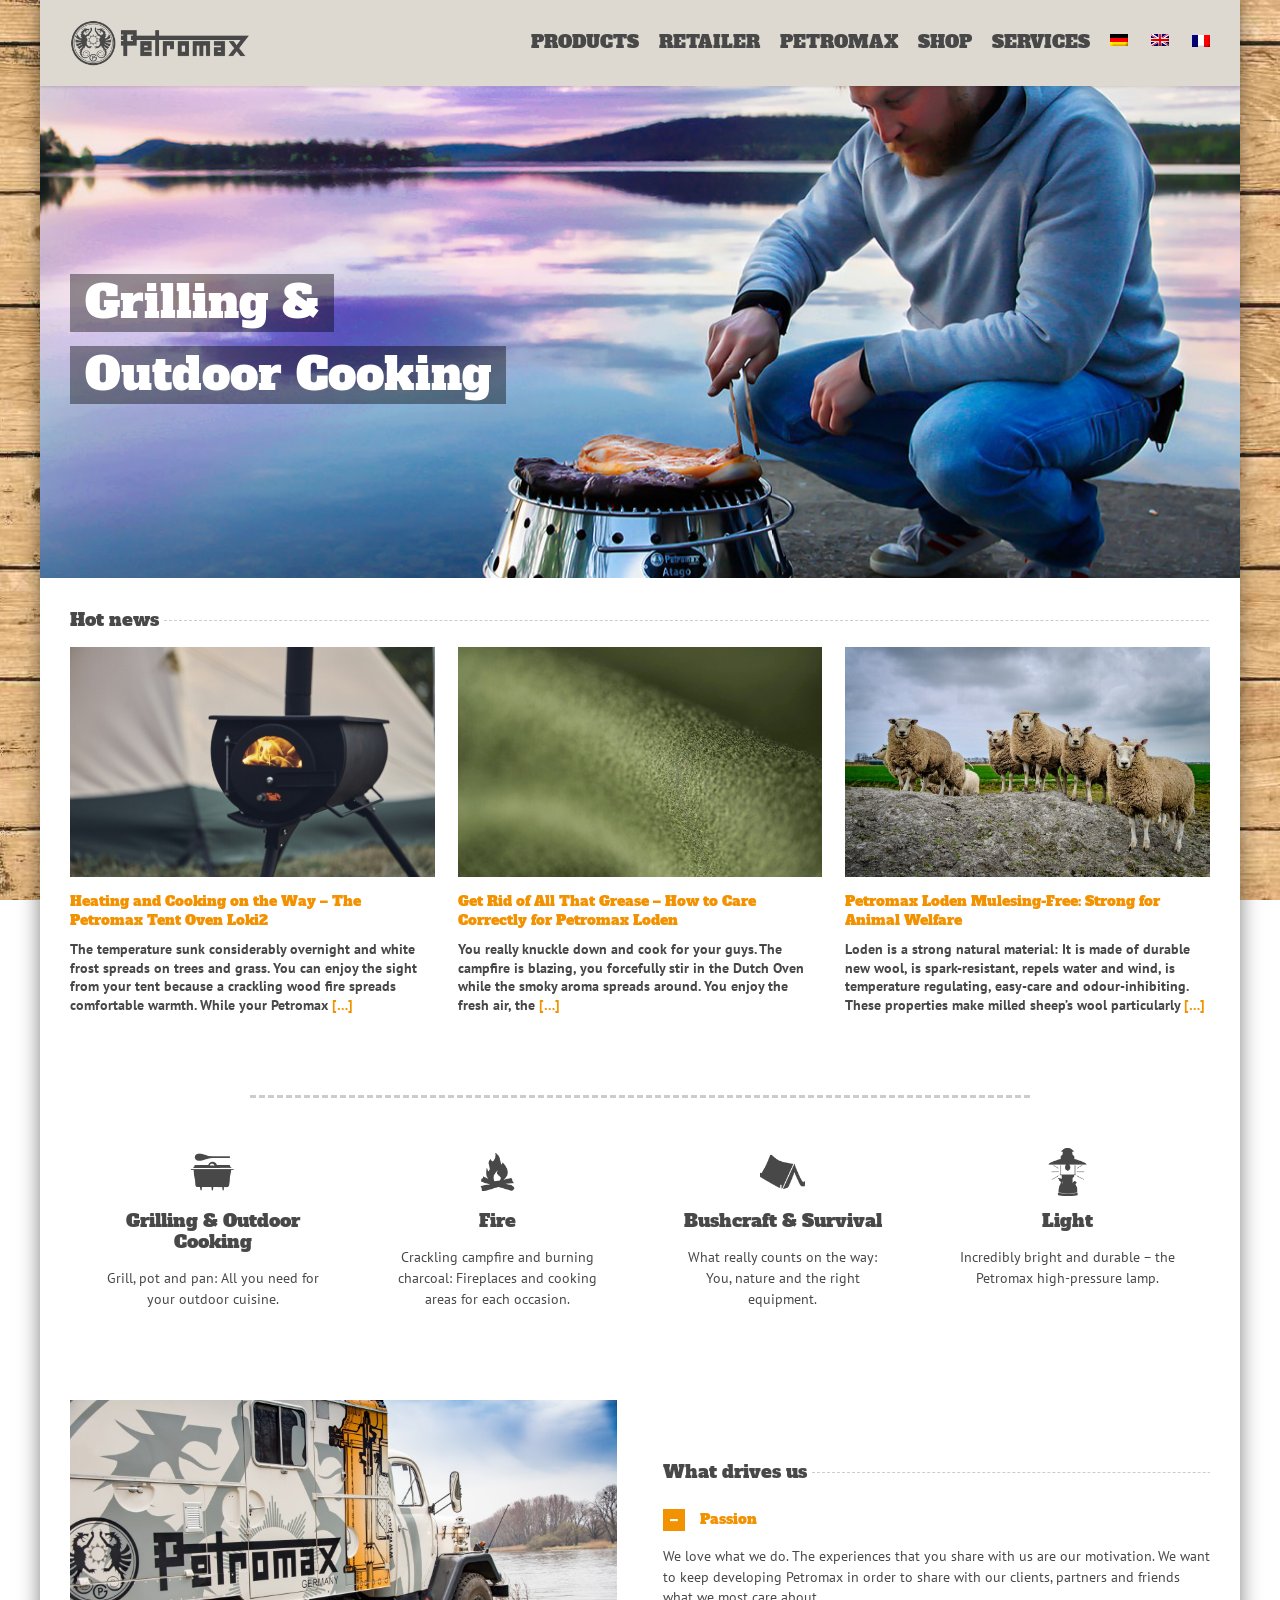
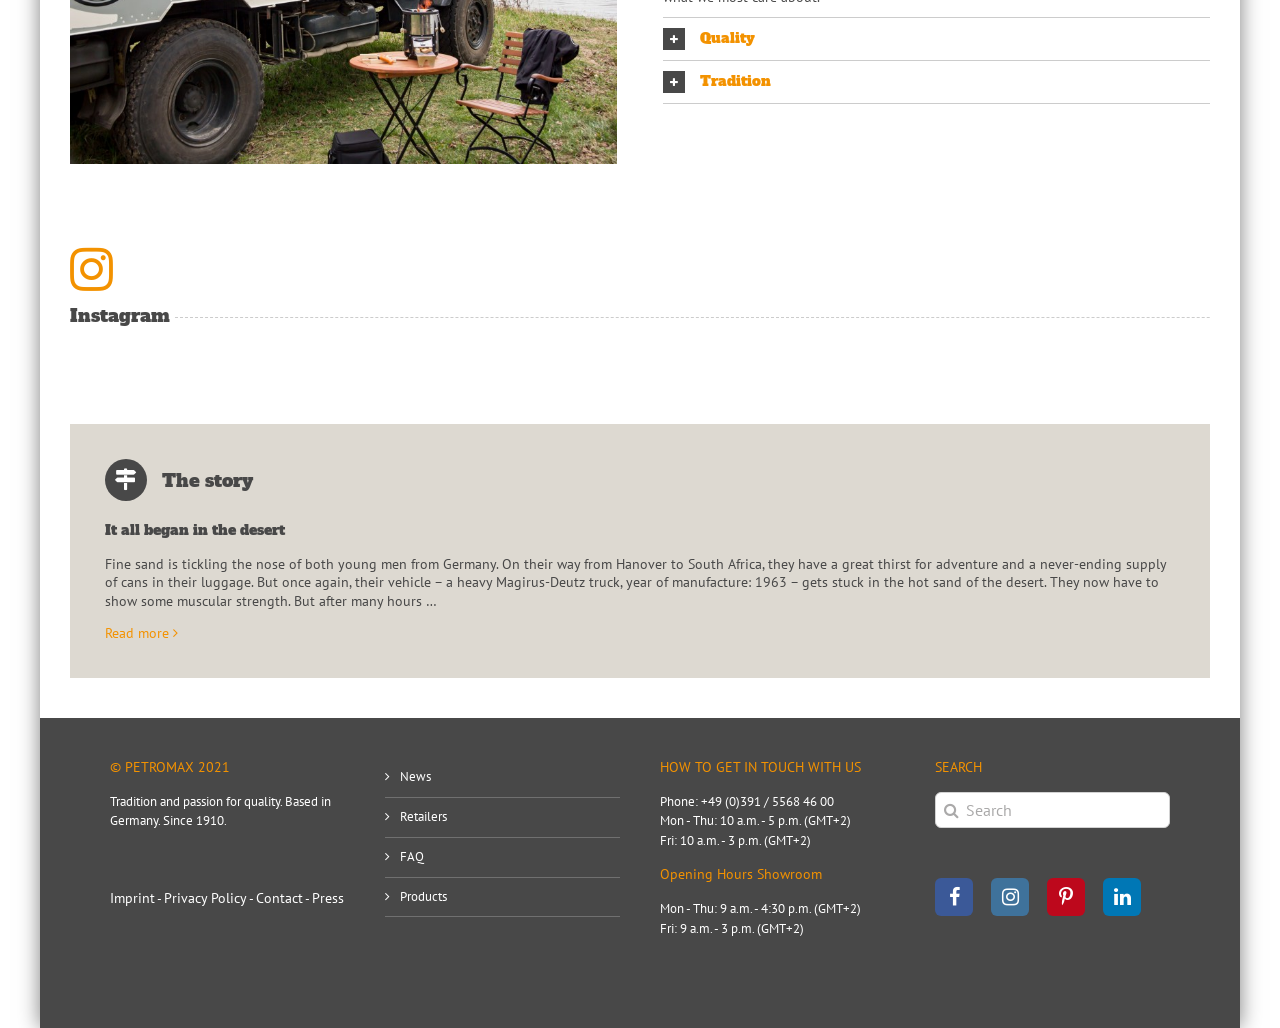
<file: html/index.html>
<!DOCTYPE html>
<html dir="ltr" lang="en">
<head>
	<title>PETROMAX - HOME PAGE</title>
<meta http-equiv="Content-Type" content="text/html; charset=UTF-8"> 
<meta name="Description" content="">
<meta name="Keywords" content="">
<meta name="robots" content="index, follow" />
<meta name="viewport" content="width=device-width, initial-scale=1, user-scalable=no" />
<meta http-equiv="X-UA-Compatible" content="IE=9; IE=8; IE=7; IE=EDGE" />
<link rel="stylesheet" type="text/css" href="../css/style.css">
<link rel="stylesheet" type="text/css" href="../css/slick.css">
<link rel="stylesheet" href="https://cdnjs.cloudflare.com/ajax/libs/font-awesome/4.7.0/css/font-awesome.min.css">
<link rel="preconnect" href="https://fonts.googleapis.com">
<link rel="preconnect" href="https://fonts.gstatic.com" crossorigin>
<link href="https://fonts.googleapis.com/css2?family=Alfa+Slab+One&family=PT+Sans:wght@400;700&display=swap" rel="stylesheet">
</head>
<body class="homepage">
	<div class="wrapper">
		<header class="header">
			<div class="container">
				<div class="header-wrap">
					<div class="header-logo">
						<div class="logo-img">
							<a href="index.html"><img src="../images/logo.png"></a>
						</div>
						<div class="bars">
							<a class="#">
								<span></span>
								<span></span>
								<span></span>
							</a>
						</div>
					</div>
					<nav class="nav">
						<div class="nav-wrap">
							<ul>
								<li has-nav-sub>
									<span class="icon-expand"></span>
									<a href="products.html">PRODUCTS</a>
									<div class="nav-sub">
										<div class="nav-sub--wrap">
											<ul>
												<li><a href="">Sub Item</a></li>
												<li><a href="">Sub Item</a></li>
												<li><a href="">Sub Item</a></li>
												<li><a href="">Sub Item</a></li>
											</ul>
										</div>
									</div>
								</li>
								<li><a href="">RETAILER</a></li>
								<li><a href="petromax.html">PETROMAX</a></li>
								<li><a href="">SHOP</a></li>
								<li has-nav-sub>
									<span class="icon-expand"></i></span>
									<a href="services.html">SERVICES</a>
									<div class="nav-sub">
										<div class="nav-sub--wrap">
											<ul>
												<li><a href="">Sub Item</a></li>
												<li><a href="">Sub Item</a></li>
												<li><a href="">Sub Item</a></li>
												<li><a href="">Sub Item</a></li>
											</ul>
										</div>
									</div>
								</li>
								<li class="languages">
									<div class="languages-wrap">
										<a href=""><img src="../images/de.png" alt=""></a>
										<a href=""><img src="../images/en.png" alt=""></a>
										<a href=""><img src="../images/fr.png" alt=""></a>
									</div>
								</li>
							</ul>
						</div>
					</nav>
				</div>
			</div>
		</header>
		<!--end header-->
		<main>
			<section class="banner-slider">
				<div class="banner-slider--wrap">
					<div class="slider">
						<div class="slider-item">
							<div class="slider-item--wrap">
								<div class="img">
									<a href=""><img src="../images/banner-slider-1.jpg"></a>
								</div>
								<div class="caption">
									<p>Grilling &</p>
									<p>Outdoor Cooking</p>
								</div>
							</div>
						</div>
						<div class="slider-item">
							<div class="slider-item--wrap">
								<div class="img">
									<a href=""><img src="../images/banner-slider-2.jpg"></a>
								</div>
								<div class="caption"><p>Fire</p></div>
							</div>
						</div>
						<div class="slider-item">
							<div class="slider-item--wrap">
								<div class="img">
									<a href=""><img src="../images/banner-slider-3.jpg"></a>
								</div>
								<div class="caption center-pos"><p>Light</p></div>
							</div>
						</div>
						<div class="slider-item">
							<div class="slider-item--wrap">
								<div class="img">
									<a href=""><img src="../images/banner-slider-4.jpg"></a>
								</div>
								<div class="caption right-pos">
									<p>Bushcraft &</p>
									<p>Survival</p>
								</div>
							</div>
						</div>
					</div>
				</div>
			</section>
			<section class="hot-news">
				<div class="container">
					<div class="hot-news--wrap">
						<div class="news-title dotted-title">
							<h3>Hot news</h3>
						</div>
						<div class="news-list">
							<div class="news-list--wrap">
								<div class="news-item">
									<div class="news-item--wrap">
										<div class="thumb"><a href=""><img src="../images/thumb-1.jpg" alt=""></a></div>
										<div class="content">
											<h3><a href="">Heating and Cooking on the Way – The Petromax Tent Oven Loki2</a></h3>
											<p><strong>The temperature sunk considerably overnight and white frost spreads on trees and grass. You can enjoy the sight from your tent because a crackling wood fire spreads comfortable warmth. While your Petromax <a href="" class="more-content">[…]</a></strong></p>
										</div>
										
									</div>
								</div>
								<div class="news-item">
									<div class="news-item--wrap">
										<div class="thumb"><a href=""><img src="../images/thumb-2.jpg" alt=""></a></div>
										<div class="content">
											<h3><a href="">Get Rid of All That Grease – How to Care Correctly for Petromax Loden</a></h3>
											<p><strong>You really knuckle down and cook for your guys. The campfire is blazing, you forcefully stir in the Dutch Oven while the smoky aroma spreads around. You enjoy the fresh air, the <a href="" class="more-content">[…]</a></strong></p>
										</div>
									</div>
								</div>
								<div class="news-item">
									<div class="news-item--wrap">
										<div class="thumb"><a href=""><img src="../images/thumb-3.jpg" alt=""></a></div>
										<div class="content">
											<h3><a href="">Petromax Loden Mulesing-Free: Strong for Animal Welfare</a></h3>
											<p><strong>Loden is a strong natural material: It is made of durable new wool, is spark-resistant, repels water and wind, is temperature regulating, easy-care and odour-inhibiting. These properties make milled sheep’s wool particularly <a href="" class="more-content">[…]</a></strong></p>
										</div>
									</div>
								</div>
							</div>
						</div>
					</div>
				</div>
			</section>
			<!--End Section News -->
			<section class="tools">
				<div class="container">
					<div class="tools-wrap">
						<div class="tools-item">
							<div class="tools-item--wrap">
								<a href="">
									<div class="content">
										<img src="../images/tool-1.png" alt="">
										<h2>Grilling & Outdoor Cooking</h2>
										<p>Grill, pot and pan: All you need for your outdoor cuisine.</p>
									</div>
								</a>
							</div>
						</div>
						<div class="tools-item">
							<div class="tools-item--wrap">
								<a href="">
									<div class="content">
										<img src="../images/tool-2.png" alt="">
										<h2>Fire</h2>
										<p>Crackling campfire and burning charcoal: Fireplaces and cooking areas for each occasion.</p>
									</div>
								</a>
							</div>
						</div>
						<div class="tools-item">
							<div class="tools-item--wrap">
								<a href="">
									<div class="content">
										<img src="../images/tool-3.png" alt="">
										<h2>Bushcraft & Survival</h2>
										<p>What really counts on the way: You, nature and the right equipment.</p>
									</div>
								</a>
							</div>
						</div>
						<div class="tools-item">
							<div class="tools-item--wrap">
								<a href="">
									<div class="content">
										<img src="../images/tool-4.png" alt="">
										<h2>Light</h2>
										<p>Incredibly bright and durable – the Petromax high-pressure lamp.</p>
									</div>
								</a>
							</div>
						</div>
					</div>
				</div>
			</section>
			<!--End Section Tools -->
			<section class="drives-us">
				<div class="container">
					<div class="drives-us--wrap">
						<div class="thumbnail">
							<a href=""><img src="../images/drive-us.jpg" alt=""></a>
						</div>
						<div class="content" collapse-content>
							<div class="news-title dotted-title">
								<h3>What drives us</h3>
							</div>
							<div class="item expand" collapse-item>
								<div class="item-title" collapse-btn>Passion</div>
								<div class="item-content">
									<diav class="item-content--wrap">
										<p>We love what we do. The experiences that you share with us are our motivation. We want to keep developing Petromax in order to share with our clients, partners and friends what we most care about.</p>
									</diav>
								</div>
							</div>
							<div class="item" collapse-item>
								<div class="item-title" collapse-btn>Quality</div>
								<div class="item-content">
									<diav class="item-content--wrap">
										<p>It is our philosophy to combine tradition and innovation. We rely on tried and tested sturdy materials to meet your quality standards as well as ours through innovative combinations. For us, this is what is important for all that we develop: A product is a good one only when it is resistant, robust and durable.</p>
									</diav>
								</div>
							</div>
							<div class="item" collapse-item>
								<div class="item-title" collapse-btn>Tradition</div>
								<div class="item-content">
									<diav class="item-content--wrap">
										<p>Passing on what is good: That is what Max Graetz has done successfully with its creation of the worldwide known high-pressure lamp. Petromax has made a name for itself with a tradition of more that 100 years.</p>
									</diav>
								</div>
							</div>
						</div>
					</div>
				</div>
			</section>
			<!--End Section Drives us -->
			<section class="insta-embed">
				<div class="container">
					<div class="insta-embed--wrap">
						<div class="news-title dotted-title">
							<i class="fa fa-instagram"></i>
							<h3>Instagram</h3>
						</div>
						<div class="iframe-wrap">
							
						</div>
					</div>
				</div>
			</section>
			<!--End Section instargram -->
			<section class="story">
				<div class="container">
					<div class="story-wrap">
						<div class="link-box">
							<div class="content">
								<div class="content-wrap">
									<h3><a href=""><i class="fa fa-map-signs"></i> The story</a></h3>
									<h4>It all began in the desert</h4>
									<p>Fine sand is tickling the nose of both young men from Germany. On their way from Hanover to South Africa, they have a great thirst for adventure and a never-ending supply of cans in their luggage. But once again, their vehicle – a heavy Magirus-Deutz truck, year of manufacture: 1963 – gets stuck in the hot sand of the desert. They now have to show some muscular strength. But after many hours …</p>
									<a href="" class="read-more">Read more <i class="fa fa-angle-right"></i></a>
								</div>
							</div>
						</div>
					</div>
				</div>
			</section>
			<!--End Section story -->
		</main>
		<!--end main-->
		<footer class="footer">
			<div class="container">
				<div class="footer-wrap">
					<div class="footer-item footer-item--copyright">
						<div class="footer-item--wrap">
							<h3>© PETROMAX 2021</h3>
							<p>Tradition and passion for quality. Based in Germany. Since 1910.</p>
							<br>
							<br>
							<br>
							<p><a href="">Imprint</a> - <a href="">Privacy Policy</a> - <a href="">Contact</a> - <a href="">Press</a></p>
						</div>
					</div>
					<div class="footer-item footer-item--nav">
						<div class="footer-item--wrap">
							<ul>
								<li><a href="">News</a></li>
								<li><a href="">Retailers</a></li>
								<li><a href="">FAQ</a></li>
								<li><a href="">Products</a></li>
							</ul>
						</div>
					</div>
					<div class="footer-item footer-item--address">
						<div class="footer-item--wrap">
							<h3>HOW TO GET IN TOUCH WITH US</h3>
							<address>
								Phone: <a href="">+49 (0)391 / 5568 46 00</a><br>
								Mon - Thu: 10 a.m. - 5 p.m. (GMT+2)<br>
								Fri: 10 a.m. - 3 p.m. (GMT+2)
							</address>
							<h3>Opening Hours Showroom</h3>
							<address>
								Mon - Thu: 9 a.m. - 4:30 p.m. (GMT+2)<br>
								Fri: 9 a.m. - 3 p.m. (GMT+2)
							</address>
						</div>
					</div>
					<div class="footer-item footer-item--search">
						<div class="footer-item--wrap">
							<div class="search-box">
								<div class="search-box--wrap">
									<h3>SEARCH</h3>
									<form action="">
										<div class="form-input">
											<input type="text" name="search" placeholder="Search">
										</div>
									</form>
								</div>
							</div>
							<div class="socials-network">
								<ul>
									<li class="icon-facebook"><a href=""><i class="fa fa-facebook"></i></a></li>
									<li class="icon-instagram"><a href=""><i class="fa fa-instagram"></i></a></li>
									<li class="icon-pinterest"><a href=""><i class="fa fa-pinterest-p"></i></a></li>
									<li class="icon-linkedin"><a href=""><i class="fa fa-linkedin"></i></a></li>
								</ul>
							</div>
						</div>
					</div>
				</div>
			</div>
		</footer>
		<!--end footer-->
	</div>
</body>
<!-- body -->

<script src="../js/libs.js"></script>
<script src="../js/common.js"></script>
</html>
</file>
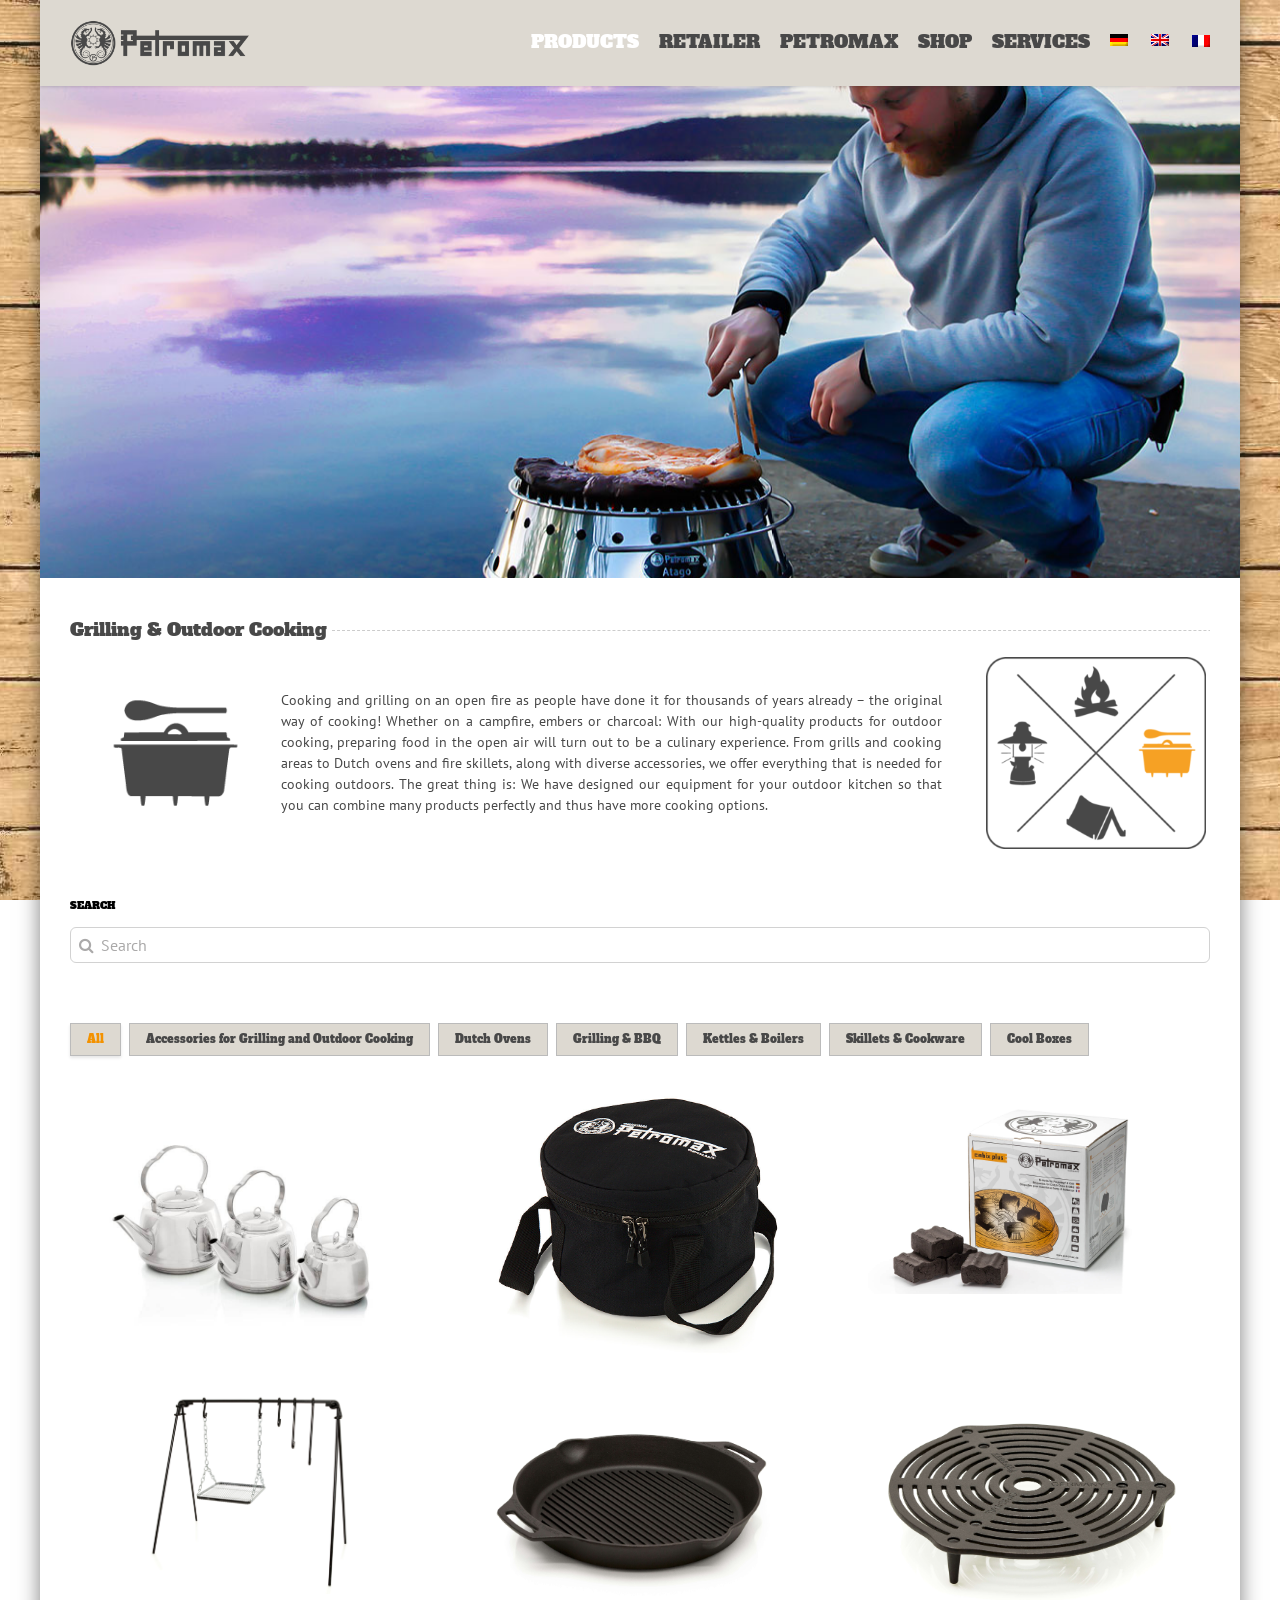
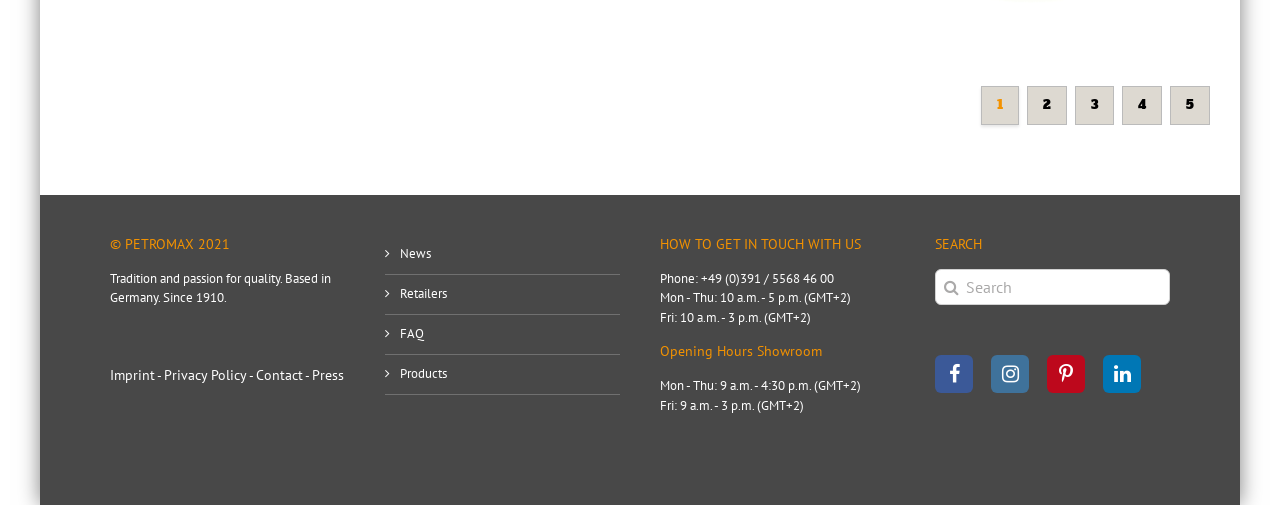
<file: html/bbq-outdoor-cooking.html>
<!DOCTYPE html>
<html dir="ltr" lang="en">
<head>
	<title>PETROMAX - PRODUCT</title>
<meta http-equiv="Content-Type" content="text/html; charset=UTF-8"> 
<meta name="Description" content="">
<meta name="Keywords" content="">
<meta name="robots" content="index, follow" />
<meta name="viewport" content="width=device-width, initial-scale=1, user-scalable=no" />
<meta http-equiv="X-UA-Compatible" content="IE=9; IE=8; IE=7; IE=EDGE" />
<link rel="stylesheet" type="text/css" href="../css/style.css">
<link rel="stylesheet" type="text/css" href="../css/slick.css">
<link rel="stylesheet" href="https://cdnjs.cloudflare.com/ajax/libs/font-awesome/4.7.0/css/font-awesome.min.css">
<link rel="preconnect" href="https://fonts.googleapis.com">
<link rel="preconnect" href="https://fonts.gstatic.com" crossorigin>
<link href="https://fonts.googleapis.com/css2?family=Alfa+Slab+One&family=PT+Sans:wght@400;700&family=Raleway:wght@400;700;800&display=swap" rel="stylesheet">
</head>
<body class="category-detail-page">
	<div class="wrapper">
		<header class="header">
			<div class="container">
				<div class="header-wrap">
					<div class="header-logo">
						<div class="logo-img">
							<a href="index.html"><img src="../images/logo.png"></a>
						</div>
						<div class="bars">
							<a class="#">
								<span></span>
								<span></span>
								<span></span>
							</a>
						</div>
					</div>
					<nav class="nav">
						<div class="nav-wrap">
							<ul>
								<li has-nav-sub class="active">
									<span class="icon-expand"></span>
									<a href="products.html">PRODUCTS</a>
									<div class="nav-sub">
										<div class="nav-sub--wrap">
											<ul>
												<li><a href="">Sub Item</a></li>
												<li><a href="">Sub Item</a></li>
												<li><a href="">Sub Item</a></li>
												<li><a href="">Sub Item</a></li>
											</ul>
										</div>
									</div>
								</li>
								<li><a href="">RETAILER</a></li>
								<li><a href="petromax.html">PETROMAX</a></li>
								<li><a href="">SHOP</a></li>
								<li has-nav-sub>
									<span class="icon-expand"></i></span>
									<a href="services.html">SERVICES</a>
									<div class="nav-sub">
										<div class="nav-sub--wrap">
											<ul>
												<li><a href="">Sub Item</a></li>
												<li><a href="">Sub Item</a></li>
												<li><a href="">Sub Item</a></li>
												<li><a href="">Sub Item</a></li>
											</ul>
										</div>
									</div>
								</li>
								<li class="languages">
									<div class="languages-wrap">
										<a href=""><img src="../images/de.png" alt=""></a>
										<a href=""><img src="../images/en.png" alt=""></a>
										<a href=""><img src="../images/fr.png" alt=""></a>
									</div>
								</li>
							</ul>
						</div>
					</nav>
				</div>
			</div>
		</header>
		<!--end header-->
		<main>
			<section class="banner-slider">
				<div class="banner-slider--wrap">
					<div class="slider">
						<div class="slider-item">
							<div class="slider-item--wrap">
								<div class="img">
									<a href=""><img src="../images/banner-slider-1.jpg"></a>
								</div>
								<!--<div class="caption">
									<p>Grilling &</p>
									<p>Outdoor Cooking</p>
								</div> -->
							</div>
						</div>
						<div class="slider-item">
							<div class="slider-item--wrap">
								<div class="img">
									<a href=""><img src="../images/banner-slider-2.jpg"></a>
								</div>
								<!-- <div class="caption"><p>Fire</p></div> -->
							</div>
						</div>
						<div class="slider-item">
							<div class="slider-item--wrap">
								<div class="img">
									<a href=""><img src="../images/banner-slider-3.jpg"></a>
								</div>
								<!-- <div class="caption center-pos"><p>Light</p></div> -->
							</div>
						</div>
						<div class="slider-item">
							<div class="slider-item--wrap">
								<div class="img">
									<a href=""><img src="../images/banner-slider-4.jpg"></a>
								</div>
								<!-- <div class="caption right-pos">
									<p>Bushcraft &</p>
									<p>Survival</p>
								</div> -->
							</div>
						</div>
					</div>
				</div>
			</section>
			<!--End Section banner slider -->
			<section class="category-detail">
				<div class="container">
					<div class="category-detail--wrap">
						<div class="dotted-title category-title">
							<h3>Grilling & Outdoor Cooking</h3>
						</div>
						<div class="item">
							<div class="item-wrap">
								<div class="item-icon">
									<img src="../images/cate-icon-1.png">
								</div>
								<div class="item-content">
									<p>Cooking and grilling on an open fire as people have done it for thousands of years already – the original way of cooking! Whether on a campfire, embers or charcoal: With our high-quality products for outdoor cooking, preparing food in the open air will turn out to be a culinary experience. From grills and cooking areas to Dutch ovens and fire skillets, along with diverse accessories, we offer everything that is needed for cooking outdoors. The great thing is: We have designed our equipment for your outdoor kitchen so that you can combine many products perfectly and thus have more cooking options.</p>
								</div>
								<div class="item-thumb">
									<img src="../images/category-img-1.png">
								</div>
							</div>
						</div>
						<div class="search-box">
							<div class="search-box--wrap">
								<h3>SEARCH</h3>
								<form action="">
									<div class="form-input">
										<input type="text" name="search" placeholder="Search">
									</div>
								</form>
							</div>
						</div>
					</div>
				</div>
			</section>
			<section class="product-filter">
				<div class="container">
					<div class="product-filter--wrap">
						<div class="tags-filter">
							<div class="tags-filter--wrap">
								<a href="" class="active">All</a>
								<a href="">Accessories for Grilling and Outdoor Cooking</a>
								<a href="">Dutch Ovens</a>
								<a href="">Grilling & BBQ</a>
								<a href="">Kettles & Boilers</a>
								<a href="">Skillets & Cookware</a>
								<a href="">Cool Boxes</a>
							</div>
						</div>
						<div class="results">
							<div class="results-wrap">
								<div class="item">
									<div class="item-wrap">
										<div class="thumb">
											<img src="../images/result-1.jpg">
										</div>
										<div class="content">
											<div class="content-wrap">
												<div class="item-btn">
													<a href=""><i class="fa fa-search"></i></a>
													<a href=""><i class="fa fa-link"></i></a>
												</div>
												<p>Teakettle tk1 | tk2 | tk3</p>
											</div>
										</div>
									</div>
								</div>
								<!--End Item-->
								<div class="item">
									<div class="item-wrap">
										<div class="thumb">
											<img src="../images/result-2.jpg">
										</div>
										<div class="content">
											<div class="content-wrap">
												<div class="item-btn">
													<a href=""><i class="fa fa-search"></i></a>
													<a href=""><i class="fa fa-link"></i></a>
												</div>
												<p>Teakettle tk1 | tk2 | tk3</p>
											</div>
										</div>
									</div>
								</div>
								<!--End Item-->
								<div class="item">
									<div class="item-wrap">
										<div class="thumb">
											<img src="../images/result-3.jpg">
										</div>
										<div class="content">
											<div class="content-wrap">
												<div class="item-btn">
													<a href=""><i class="fa fa-search"></i></a>
													<a href=""><i class="fa fa-link"></i></a>
												</div>
												<p>Teakettle tk1 | tk2 | tk3</p>
											</div>
										</div>
									</div>
								</div>
								<!--End Item-->
								<div class="item">
									<div class="item-wrap">
										<div class="thumb">
											<img src="../images/result-4.jpg">
										</div>
										<div class="content">
											<div class="content-wrap">
												<div class="item-btn">
													<a href=""><i class="fa fa-search"></i></a>
													<a href=""><i class="fa fa-link"></i></a>
												</div>
												<p>Teakettle tk1 | tk2 | tk3</p>
											</div>
										</div>
									</div>
								</div>
								<!--End Item-->
								<div class="item">
									<div class="item-wrap">
										<div class="thumb">
											<img src="../images/result-5.jpg">
										</div>
										<div class="content">
											<div class="content-wrap">
												<div class="item-btn">
													<a href=""><i class="fa fa-search"></i></a>
													<a href=""><i class="fa fa-link"></i></a>
												</div>
												<p>Teakettle tk1 | tk2 | tk3</p>
											</div>
										</div>
									</div>
								</div>
								<!--End Item-->
								<div class="item">
									<div class="item-wrap">
										<div class="thumb">
											<img src="../images/result-6.jpg">
										</div>
										<div class="content">
											<div class="content-wrap">
												<div class="item-btn">
													<a href=""><i class="fa fa-search"></i></a>
													<a href=""><i class="fa fa-link"></i></a>
												</div>
												<p>Teakettle tk1 | tk2 | tk3</p>
											</div>
										</div>
									</div>
								</div>
								<!--End Item-->
							</div>
						</div>
						<div class="pagination">
							<div class="pagination-wrap">
								<ul>
									<li><a href="" class="curent">1</a></li>
									<li><a href="">2</a></li>
									<li><a href="">3</a></li>
									<li><a href="">4</a></li>
									<li><a href="">5</a></li>
								</ul>
							</div>
						</div>
					</div>
				</div>
			</section>
		</main>
		<!--end main-->
		<footer class="footer">
			<div class="container">
				<div class="footer-wrap">
					<div class="footer-item footer-item--copyright">
						<div class="footer-item--wrap">
							<h3>© PETROMAX 2021</h3>
							<p>Tradition and passion for quality. Based in Germany. Since 1910.</p>
							<br>
							<br>
							<br>
							<p><a href="">Imprint</a> - <a href="">Privacy Policy</a> - <a href="">Contact</a> - <a href="">Press</a></p>
						</div>
					</div>
					<div class="footer-item footer-item--nav">
						<div class="footer-item--wrap">
							<ul>
								<li><a href="">News</a></li>
								<li><a href="">Retailers</a></li>
								<li><a href="">FAQ</a></li>
								<li><a href="">Products</a></li>
							</ul>
						</div>
					</div>
					<div class="footer-item footer-item--address">
						<div class="footer-item--wrap">
							<h3>HOW TO GET IN TOUCH WITH US</h3>
							<address>
								Phone: <a href="">+49 (0)391 / 5568 46 00</a><br>
								Mon - Thu: 10 a.m. - 5 p.m. (GMT+2)<br>
								Fri: 10 a.m. - 3 p.m. (GMT+2)
							</address>
							<h3>Opening Hours Showroom</h3>
							<address>
								Mon - Thu: 9 a.m. - 4:30 p.m. (GMT+2)<br>
								Fri: 9 a.m. - 3 p.m. (GMT+2)
							</address>
						</div>
					</div>
					<div class="footer-item footer-item--search">
						<div class="footer-item--wrap">
							<div class="search-box">
								<div class="search-box--wrap">
									<h3>SEARCH</h3>
									<form action="">
										<div class="form-input">
											<input type="text" name="search" placeholder="Search">
										</div>
									</form>
								</div>
							</div>
							<div class="socials-network">
								<ul>
									<li class="icon-facebook"><a href=""><i class="fa fa-facebook"></i></a></li>
									<li class="icon-instagram"><a href=""><i class="fa fa-instagram"></i></a></li>
									<li class="icon-pinterest"><a href=""><i class="fa fa-pinterest-p"></i></a></li>
									<li class="icon-linkedin"><a href=""><i class="fa fa-linkedin"></i></a></li>
								</ul>
							</div>
						</div>
					</div>
				</div>
			</div>
		</footer>
		<!--end footer-->
	</div>
</body>
<!-- body -->

<script src="../js/libs.js"></script>
<script src="../js/common.js"></script>
</html>
</file>
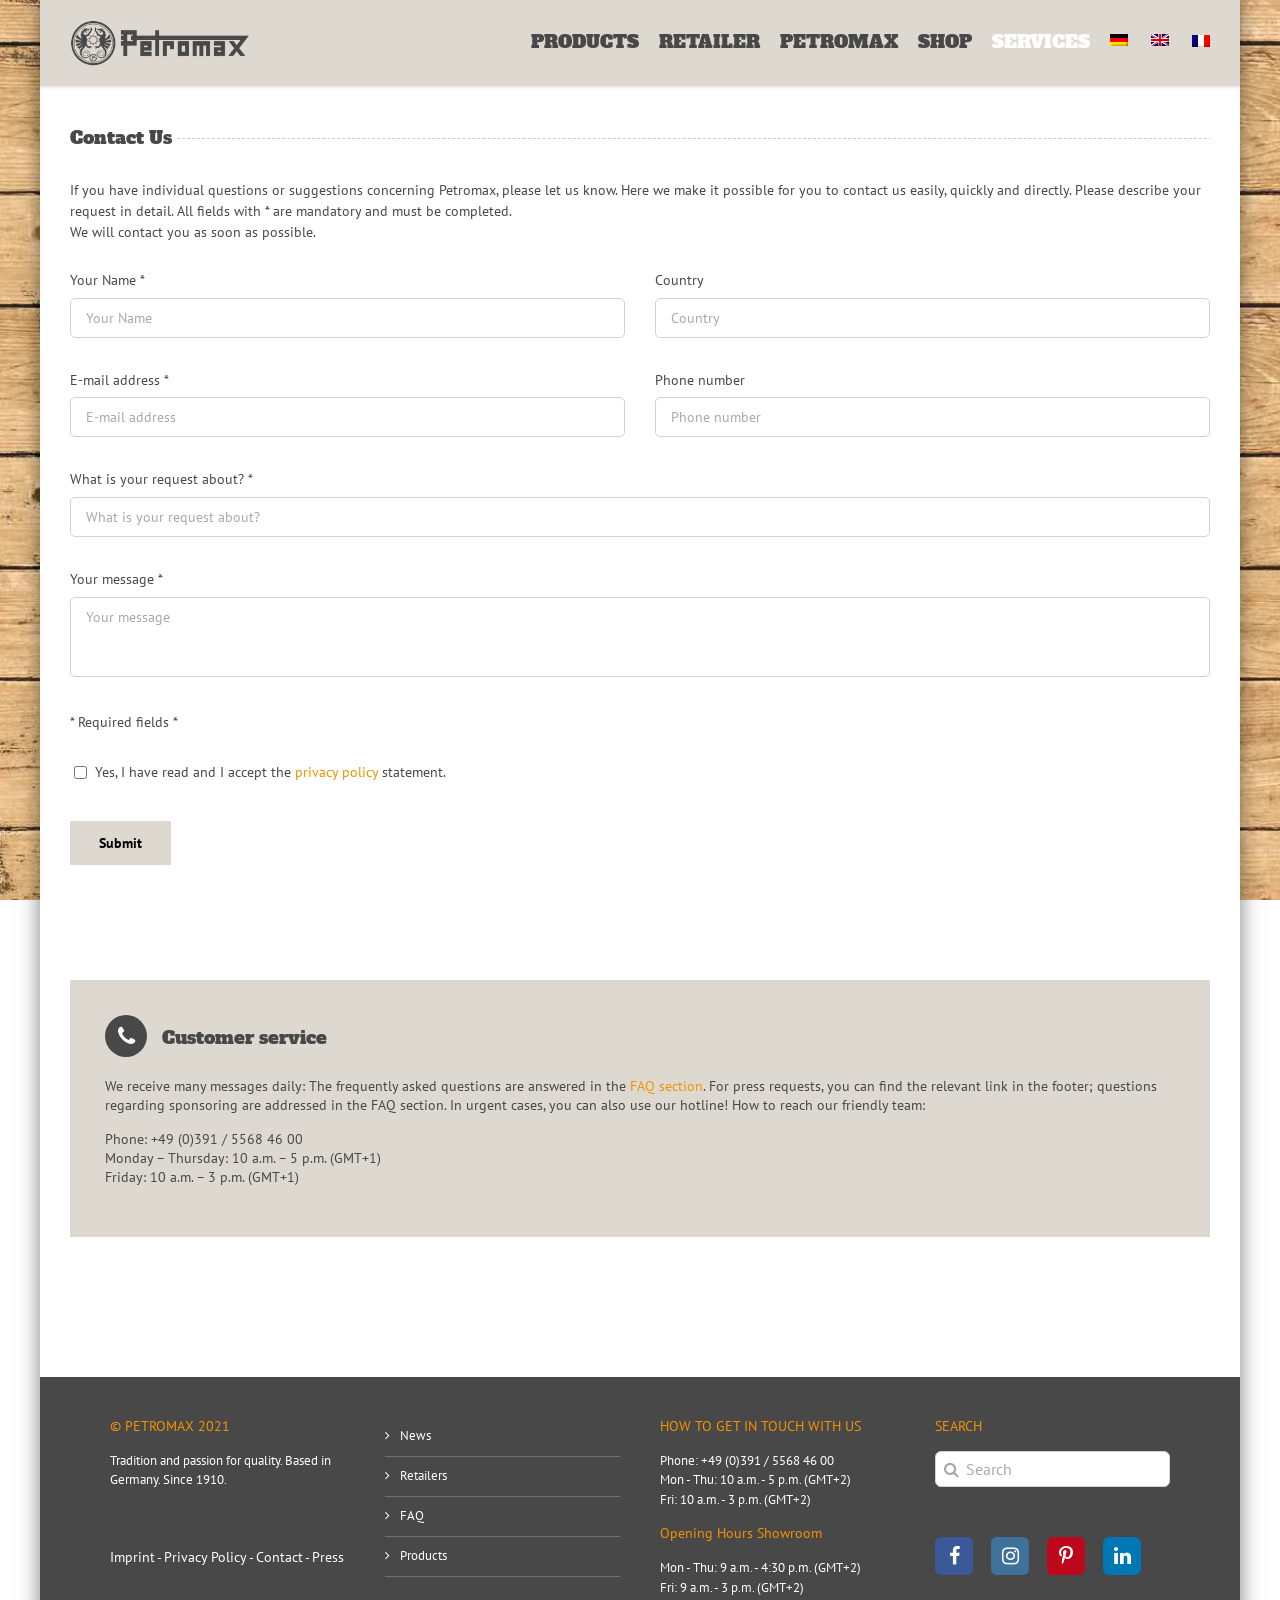
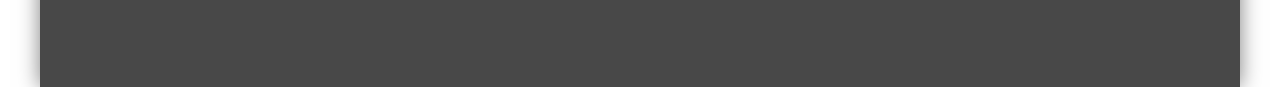
<file: html/contact-us.html>
<!DOCTYPE html>
<html dir="ltr" lang="en">
<head>
	<title>PETROMAX - SERVICES</title>
<meta http-equiv="Content-Type" content="text/html; charset=UTF-8"> 
<meta name="Description" content="">
<meta name="Keywords" content="">
<meta name="robots" content="index, follow" />
<meta name="viewport" content="width=device-width, initial-scale=1, user-scalable=no" />
<meta http-equiv="X-UA-Compatible" content="IE=9; IE=8; IE=7; IE=EDGE" />
<link rel="stylesheet" type="text/css" href="../css/style.css">
<link rel="stylesheet" type="text/css" href="../css/slick.css">
<link rel="stylesheet" href="https://cdnjs.cloudflare.com/ajax/libs/font-awesome/4.7.0/css/font-awesome.min.css">
<link rel="preconnect" href="https://fonts.googleapis.com">
<link rel="preconnect" href="https://fonts.gstatic.com" crossorigin>
<link href="https://fonts.googleapis.com/css2?family=Alfa+Slab+One&family=PT+Sans:wght@400;700&display=swap" rel="stylesheet">
</head>
<body class="contact-us-page">
	<div class="wrapper">
		<header class="header">
			<div class="container">
				<div class="header-wrap">
					<div class="header-logo">
						<div class="logo-img">
							<a href="index.html"><img src="../images/logo.png"></a>
						</div>
						<div class="bars">
							<a class="#">
								<span></span>
								<span></span>
								<span></span>
							</a>
						</div>
					</div>
					<nav class="nav">
						<div class="nav-wrap">
							<ul>
								<li has-nav-sub>
									<span class="icon-expand"></span>
									<a href="products.html">PRODUCTS</a>
									<div class="nav-sub">
										<div class="nav-sub--wrap">
											<ul>
												<li><a href="">Sub Item</a></li>
												<li><a href="">Sub Item</a></li>
												<li><a href="">Sub Item</a></li>
												<li><a href="">Sub Item</a></li>
											</ul>
										</div>
									</div>
								</li>
								<li><a href="">RETAILER</a></li>
								<li><a href="petromax.html">PETROMAX</a></li>
								<li><a href="">SHOP</a></li>
								<li has-nav-sub class="active">
									<span class="icon-expand"></i></span>
									<a href="services.html">SERVICES</a>
									<div class="nav-sub">
										<div class="nav-sub--wrap">
											<ul>
												<li><a href="">Sub Item</a></li>
												<li><a href="">Sub Item</a></li>
												<li><a href="">Sub Item</a></li>
												<li><a href="">Sub Item</a></li>
											</ul>
										</div>
									</div>
								</li>
								<li class="languages">
									<div class="languages-wrap">
										<a href=""><img src="../images/de.png" alt=""></a>
										<a href=""><img src="../images/en.png" alt=""></a>
										<a href=""><img src="../images/fr.png" alt=""></a>
									</div>
								</li>
							</ul>
						</div>
					</nav>
				</div>
			</div>
		</header>
		<!--end header-->
		<main>
			<section class="contact-form">
				<div class="container">
					<div class="contact-form--wrap service-content">
						<div class="dotted-title">
							<h3>Contact Us</h3>
						</div>
						<p>If you have individual questions or suggestions concerning Petromax, please let us know. Here we make it possible for you to contact us easily, quickly and directly. Please describe your request in detail. All fields with * are mandatory and must be completed. <br>We will contact you as soon as possible.</p>
						<div class="form-wrap">
							<form action="" method="">
								<div class="group-seperate">
									<div class="form-input">
										<label for="">Your Name *</label><input type="text" name="yourName" placeholder="Your Name">
									</div>
									<div class="form-input">
										<label for="">Country</label><input type="text" name="country" placeholder="Country">
									</div>
								</div>
								<div class="group-seperate">
									<div class="form-input">
										<label for="">E-mail address *</label><input type="text" name="email" placeholder="E-mail address">
									</div>
									<div class="form-input">
										<label for="">Phone number</label><input type="text" name="phone" placeholder="Phone number">
									</div>
								</div>
								<div class="form-input">
									<label>What is your request about? *</label>
									<input type="text" name="request" placeholder="What is your request about?">
								</div>
								<div class="form-input">
									<label for="">Your message *</label>
									<textarea name="message" id="" placeholder="Your message"></textarea>
								</div>
								<div class="form-input">
									<p for="">* Required fields *</p>
									<div class="custom-input">
										<input type="checkbox" name="agree" id="agree">
										<label for="agree">Yes, I have read and I accept the <a href="">privacy policy</a> statement.</label>
									</div>
								</div>
								<div class="form-input button-form">
									<button type="submit">Submit</button>
								</div>
							</form>
						</div>
					</div>
				</div>
			</section>
			<!--end Contact form -->
			<section class="customer-service">
				<div class="container">
					<div class="customer-service--wrap">
						<div class="link-box">
							<div class="content">
								<div class="content-wrap">
									<h3><a><i class="fa fa-phone"></i> Customer service</a></h3>
									<p>We receive many messages daily: The frequently asked questions are answered in the <a href="">FAQ section</a>. For press requests, you can find the relevant link in the footer; questions regarding sponsoring are addressed in the FAQ section. In urgent cases, you can also use our hotline! How to reach our friendly team:</p>
									<address>
										Phone: <a href="">+49 (0)391 / 5568 46 00</a> <br>
										Monday – Thursday: 10 a.m. – 5 p.m. (GMT+1) <br>
										Friday: 10 a.m. – 3 p.m. (GMT+1)
									</address>
								</div>
							</div>
						</div>
					</div>
				</div>
			</section>
		</main>
		<!--end main-->
		<footer class="footer">
			<div class="container">
				<div class="footer-wrap">
					<div class="footer-item footer-item--copyright">
						<div class="footer-item--wrap">
							<h3>© PETROMAX 2021</h3>
							<p>Tradition and passion for quality. Based in Germany. Since 1910.</p>
							<br>
							<br>
							<br>
							<p><a href="">Imprint</a> - <a href="">Privacy Policy</a> - <a href="">Contact</a> - <a href="">Press</a></p>
						</div>
					</div>
					<div class="footer-item footer-item--nav">
						<div class="footer-item--wrap">
							<ul>
								<li><a href="">News</a></li>
								<li><a href="">Retailers</a></li>
								<li><a href="">FAQ</a></li>
								<li><a href="">Products</a></li>
							</ul>
						</div>
					</div>
					<div class="footer-item footer-item--address">
						<div class="footer-item--wrap">
							<h3>HOW TO GET IN TOUCH WITH US</h3>
							<address>
								Phone: <a href="">+49 (0)391 / 5568 46 00</a><br>
								Mon - Thu: 10 a.m. - 5 p.m. (GMT+2)<br>
								Fri: 10 a.m. - 3 p.m. (GMT+2)
							</address>
							<h3>Opening Hours Showroom</h3>
							<address>
								Mon - Thu: 9 a.m. - 4:30 p.m. (GMT+2)<br>
								Fri: 9 a.m. - 3 p.m. (GMT+2)
							</address>
						</div>
					</div>
					<div class="footer-item footer-item--search">
						<div class="footer-item--wrap">
							<div class="search-box">
								<div class="search-box--wrap">
									<h3>SEARCH</h3>
									<form action="">
										<div class="form-input">
											<input type="text" name="search" placeholder="Search">
										</div>
									</form>
								</div>
							</div>
							<div class="socials-network">
								<ul>
									<li class="icon-facebook"><a href=""><i class="fa fa-facebook"></i></a></li>
									<li class="icon-instagram"><a href=""><i class="fa fa-instagram"></i></a></li>
									<li class="icon-pinterest"><a href=""><i class="fa fa-pinterest-p"></i></a></li>
									<li class="icon-linkedin"><a href=""><i class="fa fa-linkedin"></i></a></li>
								</ul>
							</div>
						</div>
					</div>
				</div>
			</div>
		</footer>
		<!--end footer-->
	</div>
</body>
<!-- body -->

<script src="../js/libs.js"></script>
<script src="../js/common.js"></script>
</html>
</file>
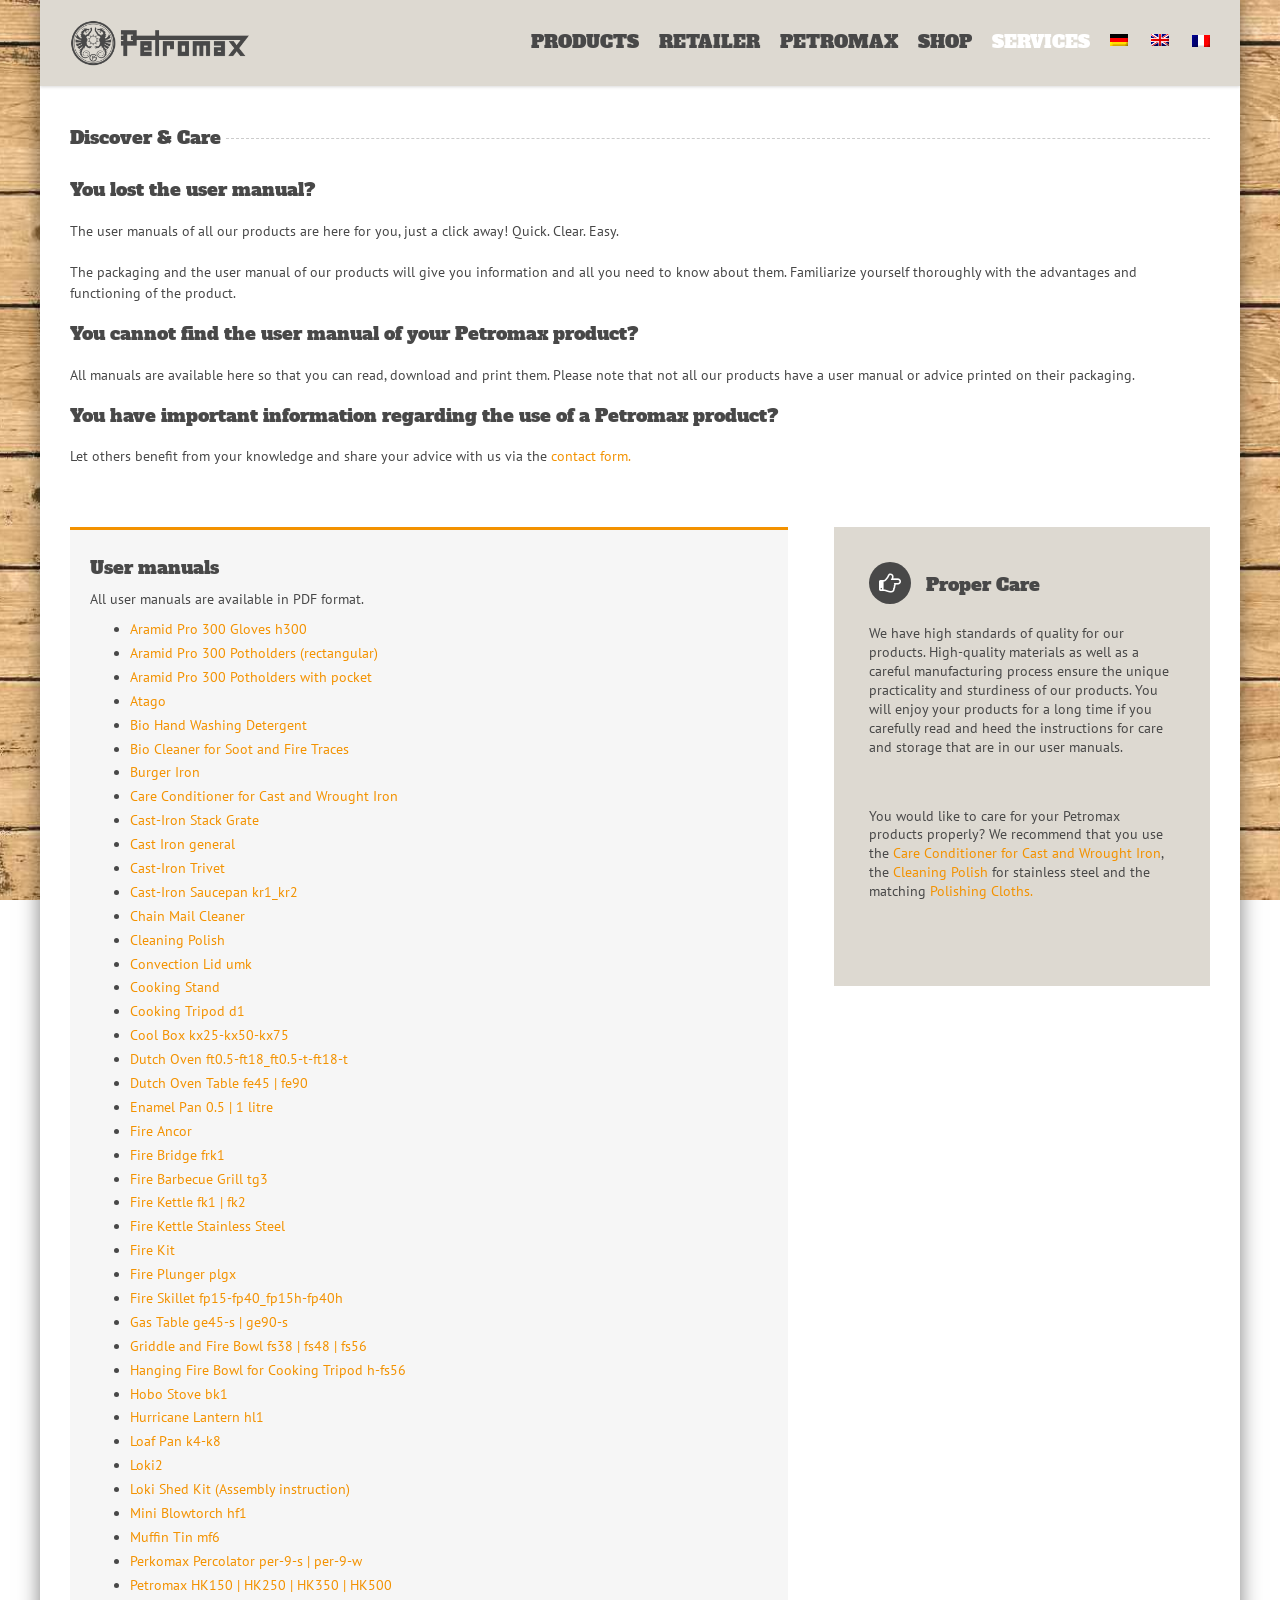
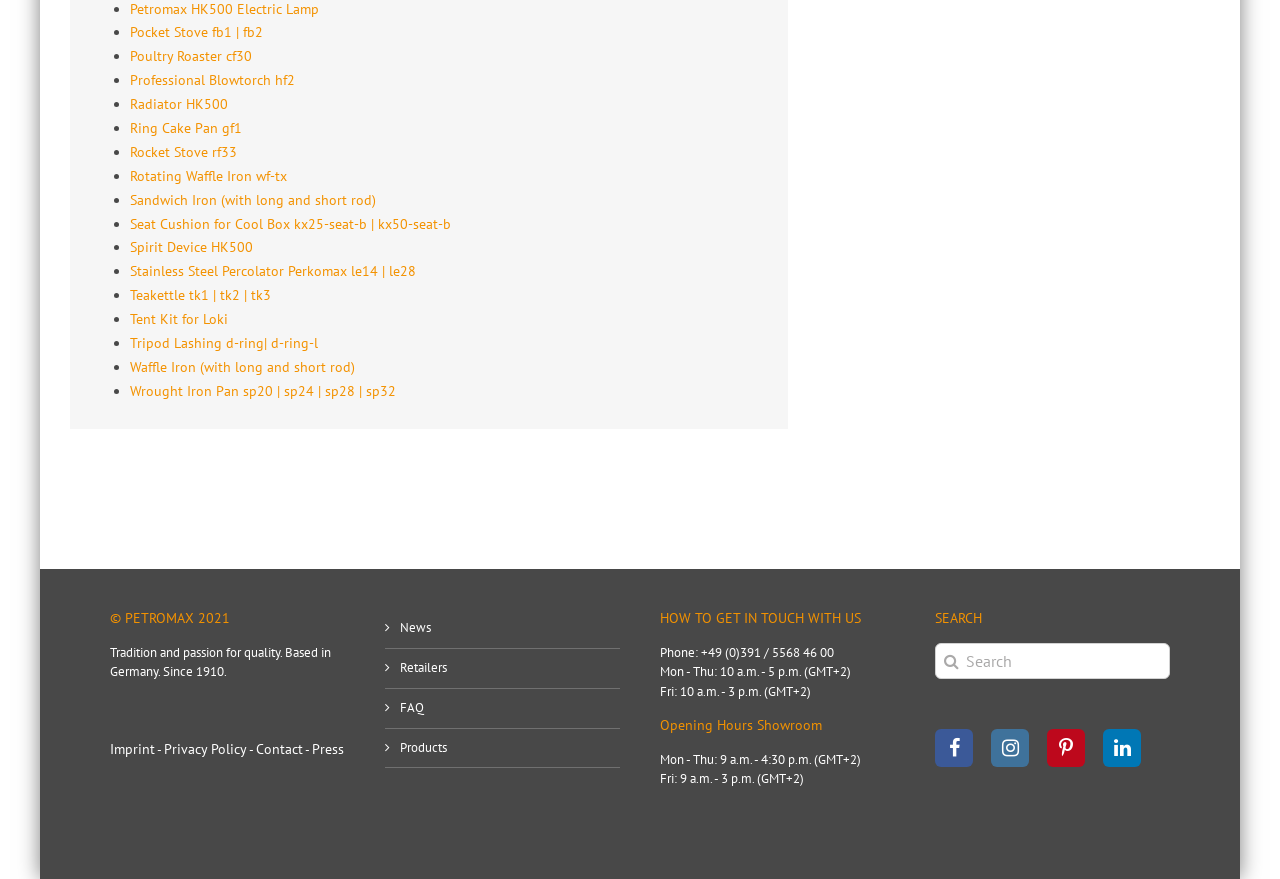
<file: html/discover-care.html>
<!DOCTYPE html>
<html dir="ltr" lang="en">
<head>
	<title>PETROMAX - SERVICES</title>
<meta http-equiv="Content-Type" content="text/html; charset=UTF-8"> 
<meta name="Description" content="">
<meta name="Keywords" content="">
<meta name="robots" content="index, follow" />
<meta name="viewport" content="width=device-width, initial-scale=1, user-scalable=no" />
<meta http-equiv="X-UA-Compatible" content="IE=9; IE=8; IE=7; IE=EDGE" />
<link rel="stylesheet" type="text/css" href="../css/style.css">
<link rel="stylesheet" type="text/css" href="../css/slick.css">
<link rel="stylesheet" href="https://cdnjs.cloudflare.com/ajax/libs/font-awesome/4.7.0/css/font-awesome.min.css">
<link rel="preconnect" href="https://fonts.googleapis.com">
<link rel="preconnect" href="https://fonts.gstatic.com" crossorigin>
<link href="https://fonts.googleapis.com/css2?family=Alfa+Slab+One&family=PT+Sans:wght@400;700&display=swap" rel="stylesheet">
</head>
<body class="discover-care-page">
	<div class="wrapper">
		<header class="header">
			<div class="container">
				<div class="header-wrap">
					<div class="header-logo">
						<div class="logo-img">
							<a href="index.html"><img src="../images/logo.png"></a>
						</div>
						<div class="bars">
							<a class="#">
								<span></span>
								<span></span>
								<span></span>
							</a>
						</div>
					</div>
					<nav class="nav">
						<div class="nav-wrap">
							<ul>
								<li has-nav-sub>
									<span class="icon-expand"></span>
									<a href="products.html">PRODUCTS</a>
									<div class="nav-sub">
										<div class="nav-sub--wrap">
											<ul>
												<li><a href="">Sub Item</a></li>
												<li><a href="">Sub Item</a></li>
												<li><a href="">Sub Item</a></li>
												<li><a href="">Sub Item</a></li>
											</ul>
										</div>
									</div>
								</li>
								<li><a href="">RETAILER</a></li>
								<li><a href="petromax.html">PETROMAX</a></li>
								<li><a href="">SHOP</a></li>
								<li has-nav-sub class="active">
									<span class="icon-expand"></i></span>
									<a href="services.html">SERVICES</a>
									<div class="nav-sub">
										<div class="nav-sub--wrap">
											<ul>
												<li><a href="">Sub Item</a></li>
												<li><a href="">Sub Item</a></li>
												<li><a href="">Sub Item</a></li>
												<li><a href="">Sub Item</a></li>
											</ul>
										</div>
									</div>
								</li>
								<li class="languages">
									<div class="languages-wrap">
										<a href=""><img src="../images/de.png" alt=""></a>
										<a href=""><img src="../images/en.png" alt=""></a>
										<a href=""><img src="../images/fr.png" alt=""></a>
									</div>
								</li>
							</ul>
						</div>
					</nav>
				</div>
			</div>
		</header>
		<!--end header-->
		<main>
			<section class="top-question">
				<div class="container">
					<div class="top-question--wrap service-content">
						<div class="dotted-title">
							<h3>Discover & Care</h3>
						</div>
						<h4>You lost the user manual?</h4>
						<p>The user manuals of all our products are here for you, just a click away! Quick. Clear. Easy.</p>
						<p>The packaging and the user manual of our products will give you information and all you need to know about them. Familiarize yourself thoroughly with the advantages and functioning of the product.</p>
						<h4>You cannot find the user manual of your Petromax product?</h4>
						<p>All manuals are available here so that you can read, download and print them. Please note that not all our products have a user manual or advice printed on their packaging.</p>
						<h4>You have important information regarding the use of a Petromax product?</h4>
						<p>Let others benefit from your knowledge and share your advice with us via the <a href="">contact form.</a></p>
					</div>
				</div>
			</section>
			<!--end top-questions-->
			<section class="user-manual">
				<div class="container">
					<div class="user-manual--wrap">
						<div class="manual-list service-content">
							<div class="manual-list--wrap">
								<h4>User manuals</h4>
								<p>All user manuals are available in PDF format.</p>
								<ul>
									<li><a href="" target="_blank">Aramid Pro 300 Gloves h300</a></li>
									<li><a href="" target="_blank">Aramid Pro 300 Potholders (rectangular)</a></li>
									<li><a href="" target="_blank">Aramid Pro 300 Potholders with pocket </a></li>
									<li><a href="" target="_blank">Atago</a></li>
									<li><a href="" target="_blank">Bio Hand Washing Detergent</a></li>
									<li><a href="" target="_blank">Bio Cleaner for Soot and Fire Traces</a></li>
									<li><a href="" target="_blank">Burger Iron</a></li>
									<li><a href="" target="_blank">Care Conditioner for Cast and Wrought Iron</a></li>
									<li><a href="" target="_blank">Cast-Iron Stack Grate</a></li>
									<li><a href="" target="_blank">Cast Iron general</a></li>
									<li><a href="" target="_blank">Cast-Iron Trivet</a></li>
									<li><a href="" target="_blank">Cast-Iron Saucepan kr1_kr2</a></li>
									<li><a href="" target="_blank">Chain Mail Cleaner</a></li>
									<li><a href="" target="_blank">Cleaning Polish</a></li>
									<li><a href="" target="_blank">Convection Lid umk</a></li>
									<li><a href="" target="_blank">Cooking Stand</a></li>
									<li><a href="" target="_blank">Cooking Tripod d1</a></li>
									<li><a href="" target="_blank">Cool Box kx25-kx50-kx75</a></li>
									<li><a href="" target="_blank">Dutch Oven ft0.5-ft18_ft0.5-t-ft18-t</a></li>
									<li><a href="" target="_blank">Dutch Oven Table fe45 | fe90</a></li>
									<li><a href="" target="_blank">Enamel Pan 0.5 | 1 litre</a></li>
									<li><a href="" target="_blank">Fire Ancor</a></li>
									<li><a href="" target="_blank">Fire Bridge frk1</a></li>
									<li><a href="" target="_blank">Fire Barbecue Grill tg3</a></li>
									<li><a href="" target="_blank">Fire Kettle fk1 | fk2</a></li>
									<li><a href="" target="_blank">Fire Kettle Stainless Steel</a></li>
									<li><a href="" target="_blank">Fire Kit</a></li>
									<li><a href="" target="_blank">Fire Plunger plgx</a></li>
									<li><a href="" target="_blank">Fire Skillet fp15-fp40_fp15h-fp40h</a></li>
									<li><a href="" target="_blank">Gas Table ge45-s | ge90-s</a></li>
									<li><a href="" target="_blank">Griddle and Fire Bowl fs38 | fs48 | fs56</a></li>
									<li><a href="" target="_blank">Hanging Fire Bowl for Cooking Tripod h-fs56</a></li>
									<li><a href="" target="_blank">Hobo Stove bk1</a></li>
									<li><a href="" target="_blank">Hurricane Lantern hl1</a></li>
									<li><a href="" target="_blank">Loaf Pan k4-k8</a></li>
									<li><a href="" target="_blank">Loki2</a></li>
									<li><a href="" target="_blank">Loki Shed Kit (Assembly instruction)</a></li>
									<li><a href="" target="_blank">Mini Blowtorch hf1</a></li>
									<li><a href="" target="_blank">Muffin Tin mf6</a></li>
									<li><a href="" target="_blank">Perkomax Percolator per-9-s | per-9-w</a></li>
									<li><a href="" target="_blank">Petromax HK150 | HK250 | HK350 | HK500</a></li>
									<li><a href="" target="_blank">Petromax HK500 Electric Lamp</a></li>
									<li><a href="" target="_blank">Pocket Stove fb1 | fb2</a></li>
									<li><a href="" target="_blank">Poultry Roaster cf30</a></li>
									<li><a href="" target="_blank">Professional Blowtorch hf2</a></li>
									<li><a href="" target="_blank">Radiator HK500 </a></li>
									<li><a href="" target="_blank">Ring Cake Pan gf1</a></li>
									<li><a href="" target="_blank">Rocket Stove rf33</a></li>
									<li><a href="" target="_blank">Rotating Waffle Iron wf-tx</a></li>
									<li><a href="" target="_blank">Sandwich Iron (with long and short rod)</a></li>
									<li><a href="" target="_blank">Seat Cushion for Cool Box kx25-seat-b | kx50-seat-b</a></li>
									<li><a href="" target="_blank">Spirit Device HK500</a></li>
									<li><a href="" target="_blank">Stainless Steel Percolator Perkomax le14 | le28</a></li>
									<li><a href="" target="_blank">Teakettle tk1 | tk2 | tk3</a></li>
									<li><a href="" target="_blank">Tent Kit for Loki </a></li>
									<li><a href="" target="_blank">Tripod Lashing d-ring| d-ring-l</a></li>
									<li><a href="" target="_blank">Waffle Iron (with long and short rod)</a></li>
									<li><a href="" target="_blank">Wrought Iron Pan sp20 | sp24 | sp28 | sp32</a></li>
								</ul>	
							</div>
						</div>
						<div class="proper-care">
							<div class="proper-care--wrap">
								<div class="link-box">
									<div class="content">
										<div class="content-wrap">
											<h3><a href=""><i class="fa fa-hand-o-right"></i> Proper Care</a></h3>
											<p>We have high standards of quality for our products. High-quality materials as well as a careful manufacturing process ensure the unique practicality and sturdiness of our products. You will enjoy your products for a long time if you carefully read and heed the instructions for care and storage that are in our user manuals.</p>
											<p>You would like to care for your Petromax products properly? We recommend that you use the <a href="">Care Conditioner for Cast and Wrought Iron</a>, the <a href="">Cleaning Polish</a> for stainless steel and the matching <a href="">Polishing Cloths.</a></p>
										</div>
									</div>
								</div>
							</div>
						</div>
					</div>
				</div>
			</section>	
		</main>
		<!--end main-->
		<footer class="footer">
			<div class="container">
				<div class="footer-wrap">
					<div class="footer-item footer-item--copyright">
						<div class="footer-item--wrap">
							<h3>© PETROMAX 2021</h3>
							<p>Tradition and passion for quality. Based in Germany. Since 1910.</p>
							<br>
							<br>
							<br>
							<p><a href="">Imprint</a> - <a href="">Privacy Policy</a> - <a href="">Contact</a> - <a href="">Press</a></p>
						</div>
					</div>
					<div class="footer-item footer-item--nav">
						<div class="footer-item--wrap">
							<ul>
								<li><a href="">News</a></li>
								<li><a href="">Retailers</a></li>
								<li><a href="">FAQ</a></li>
								<li><a href="">Products</a></li>
							</ul>
						</div>
					</div>
					<div class="footer-item footer-item--address">
						<div class="footer-item--wrap">
							<h3>HOW TO GET IN TOUCH WITH US</h3>
							<address>
								Phone: <a href="">+49 (0)391 / 5568 46 00</a><br>
								Mon - Thu: 10 a.m. - 5 p.m. (GMT+2)<br>
								Fri: 10 a.m. - 3 p.m. (GMT+2)
							</address>
							<h3>Opening Hours Showroom</h3>
							<address>
								Mon - Thu: 9 a.m. - 4:30 p.m. (GMT+2)<br>
								Fri: 9 a.m. - 3 p.m. (GMT+2)
							</address>
						</div>
					</div>
					<div class="footer-item footer-item--search">
						<div class="footer-item--wrap">
							<div class="search-box">
								<div class="search-box--wrap">
									<h3>SEARCH</h3>
									<form action="">
										<div class="form-input">
											<input type="text" name="search" placeholder="Search">
										</div>
									</form>
								</div>
							</div>
							<div class="socials-network">
								<ul>
									<li class="icon-facebook"><a href=""><i class="fa fa-facebook"></i></a></li>
									<li class="icon-instagram"><a href=""><i class="fa fa-instagram"></i></a></li>
									<li class="icon-pinterest"><a href=""><i class="fa fa-pinterest-p"></i></a></li>
									<li class="icon-linkedin"><a href=""><i class="fa fa-linkedin"></i></a></li>
								</ul>
							</div>
						</div>
					</div>
				</div>
			</div>
		</footer>
		<!--end footer-->
	</div>
</body>
<!-- body -->

<script src="../js/libs.js"></script>
<script src="../js/common.js"></script>
</html>
</file>
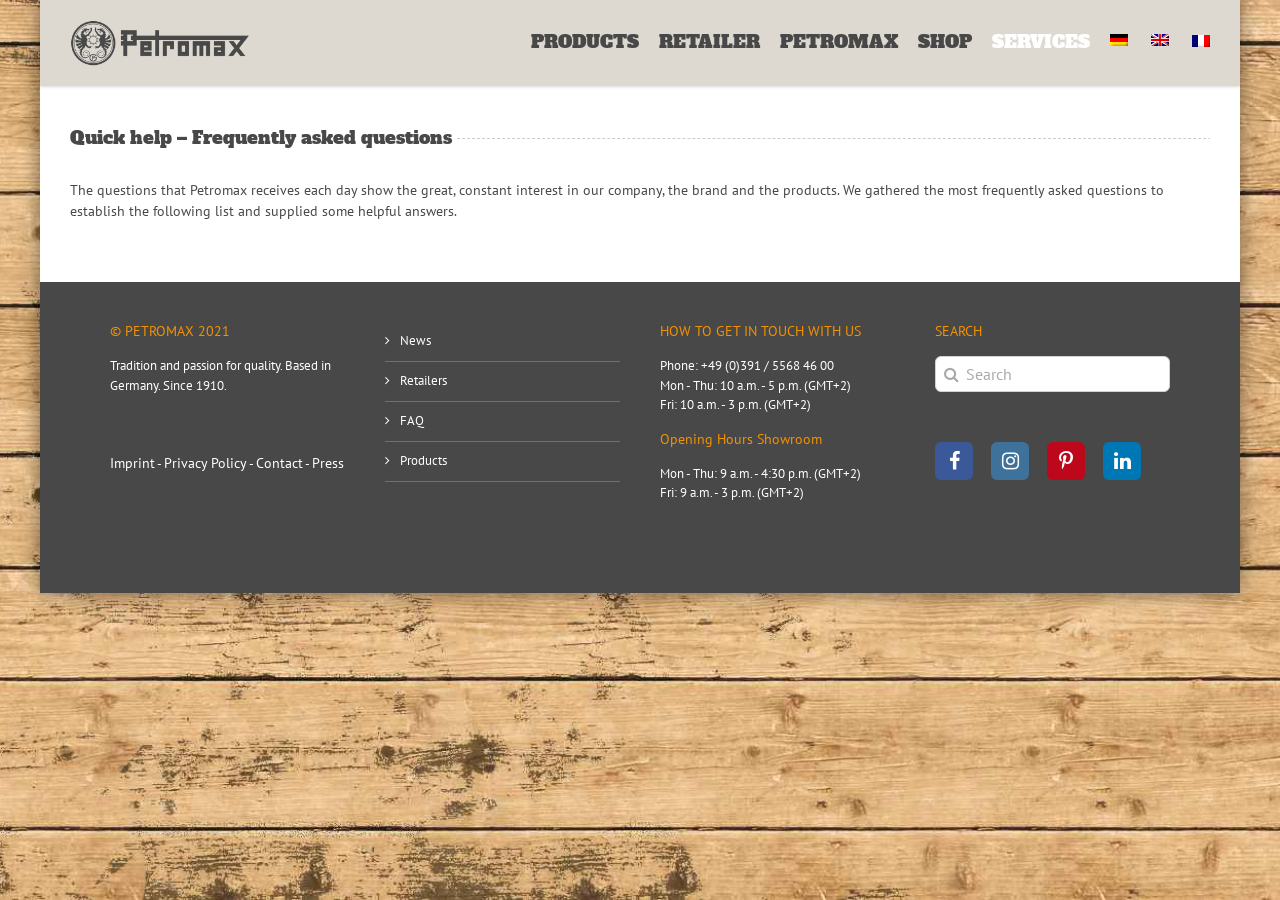
<file: html/frequently-asked-questions.html>
<!DOCTYPE html>
<html dir="ltr" lang="en">
<head>
	<title>PETROMAX - SERVICES</title>
<meta http-equiv="Content-Type" content="text/html; charset=UTF-8"> 
<meta name="Description" content="">
<meta name="Keywords" content="">
<meta name="robots" content="index, follow" />
<meta name="viewport" content="width=device-width, initial-scale=1, user-scalable=no" />
<meta http-equiv="X-UA-Compatible" content="IE=9; IE=8; IE=7; IE=EDGE" />
<link rel="stylesheet" type="text/css" href="../css/style.css">
<link rel="stylesheet" type="text/css" href="../css/slick.css">
<link rel="stylesheet" href="https://cdnjs.cloudflare.com/ajax/libs/font-awesome/4.7.0/css/font-awesome.min.css">
<link rel="preconnect" href="https://fonts.googleapis.com">
<link rel="preconnect" href="https://fonts.gstatic.com" crossorigin>
<link href="https://fonts.googleapis.com/css2?family=Alfa+Slab+One&family=PT+Sans:wght@400;700&display=swap" rel="stylesheet">
</head>
<body class="ask-question-page">
	<div class="wrapper">
		<header class="header">
			<div class="container">
				<div class="header-wrap">
					<div class="header-logo">
						<div class="logo-img">
							<a href="index.html"><img src="../images/logo.png"></a>
						</div>
						<div class="bars">
							<a class="#">
								<span></span>
								<span></span>
								<span></span>
							</a>
						</div>
					</div>
					<nav class="nav">
						<div class="nav-wrap">
							<ul>
								<li has-nav-sub>
									<span class="icon-expand"></span>
									<a href="products.html">PRODUCTS</a>
									<div class="nav-sub">
										<div class="nav-sub--wrap">
											<ul>
												<li><a href="">Sub Item</a></li>
												<li><a href="">Sub Item</a></li>
												<li><a href="">Sub Item</a></li>
												<li><a href="">Sub Item</a></li>
											</ul>
										</div>
									</div>
								</li>
								<li><a href="">RETAILER</a></li>
								<li><a href="petromax.html">PETROMAX</a></li>
								<li><a href="">SHOP</a></li>
								<li has-nav-sub class="active">
									<span class="icon-expand"></i></span>
									<a href="services.html">SERVICES</a>
									<div class="nav-sub">
										<div class="nav-sub--wrap">
											<ul>
												<li><a href="">Sub Item</a></li>
												<li><a href="">Sub Item</a></li>
												<li><a href="">Sub Item</a></li>
												<li><a href="">Sub Item</a></li>
											</ul>
										</div>
									</div>
								</li>
								<li class="languages">
									<div class="languages-wrap">
										<a href=""><img src="../images/de.png" alt=""></a>
										<a href=""><img src="../images/en.png" alt=""></a>
										<a href=""><img src="../images/fr.png" alt=""></a>
									</div>
								</li>
							</ul>
						</div>
					</nav>
				</div>
			</div>
		</header>
		<!--end header-->
		<main>
			<section class="quick-help">
				<div class="container">
					<div class="quick-help--wrap service-content">
						<div class="dotted-title">
							<h3>Quick help – Frequently asked questions</h3>
						</div>
						<p>The questions that Petromax receives each day show the great, constant interest in our company, the brand and the products. We gathered the most frequently asked questions to establish the following list and supplied some helpful answers.</p>
					</div>
				</div>
			</section>
			<!--End Section story -->
		</main>
		<!--end main-->
		<footer class="footer">
			<div class="container">
				<div class="footer-wrap">
					<div class="footer-item footer-item--copyright">
						<div class="footer-item--wrap">
							<h3>© PETROMAX 2021</h3>
							<p>Tradition and passion for quality. Based in Germany. Since 1910.</p>
							<br>
							<br>
							<br>
							<p><a href="">Imprint</a> - <a href="">Privacy Policy</a> - <a href="">Contact</a> - <a href="">Press</a></p>
						</div>
					</div>
					<div class="footer-item footer-item--nav">
						<div class="footer-item--wrap">
							<ul>
								<li><a href="">News</a></li>
								<li><a href="">Retailers</a></li>
								<li><a href="">FAQ</a></li>
								<li><a href="">Products</a></li>
							</ul>
						</div>
					</div>
					<div class="footer-item footer-item--address">
						<div class="footer-item--wrap">
							<h3>HOW TO GET IN TOUCH WITH US</h3>
							<address>
								Phone: <a href="">+49 (0)391 / 5568 46 00</a><br>
								Mon - Thu: 10 a.m. - 5 p.m. (GMT+2)<br>
								Fri: 10 a.m. - 3 p.m. (GMT+2)
							</address>
							<h3>Opening Hours Showroom</h3>
							<address>
								Mon - Thu: 9 a.m. - 4:30 p.m. (GMT+2)<br>
								Fri: 9 a.m. - 3 p.m. (GMT+2)
							</address>
						</div>
					</div>
					<div class="footer-item footer-item--search">
						<div class="footer-item--wrap">
							<div class="search-box">
								<div class="search-box--wrap">
									<h3>SEARCH</h3>
									<form action="">
										<div class="form-input">
											<input type="text" name="search" placeholder="Search">
										</div>
									</form>
								</div>
							</div>
							<div class="socials-network">
								<ul>
									<li class="icon-facebook"><a href=""><i class="fa fa-facebook"></i></a></li>
									<li class="icon-instagram"><a href=""><i class="fa fa-instagram"></i></a></li>
									<li class="icon-pinterest"><a href=""><i class="fa fa-pinterest-p"></i></a></li>
									<li class="icon-linkedin"><a href=""><i class="fa fa-linkedin"></i></a></li>
								</ul>
							</div>
						</div>
					</div>
				</div>
			</div>
		</footer>
		<!--end footer-->
	</div>
</body>
<!-- body -->

<script src="../js/libs.js"></script>
<script src="../js/common.js"></script>
</html>
</file>
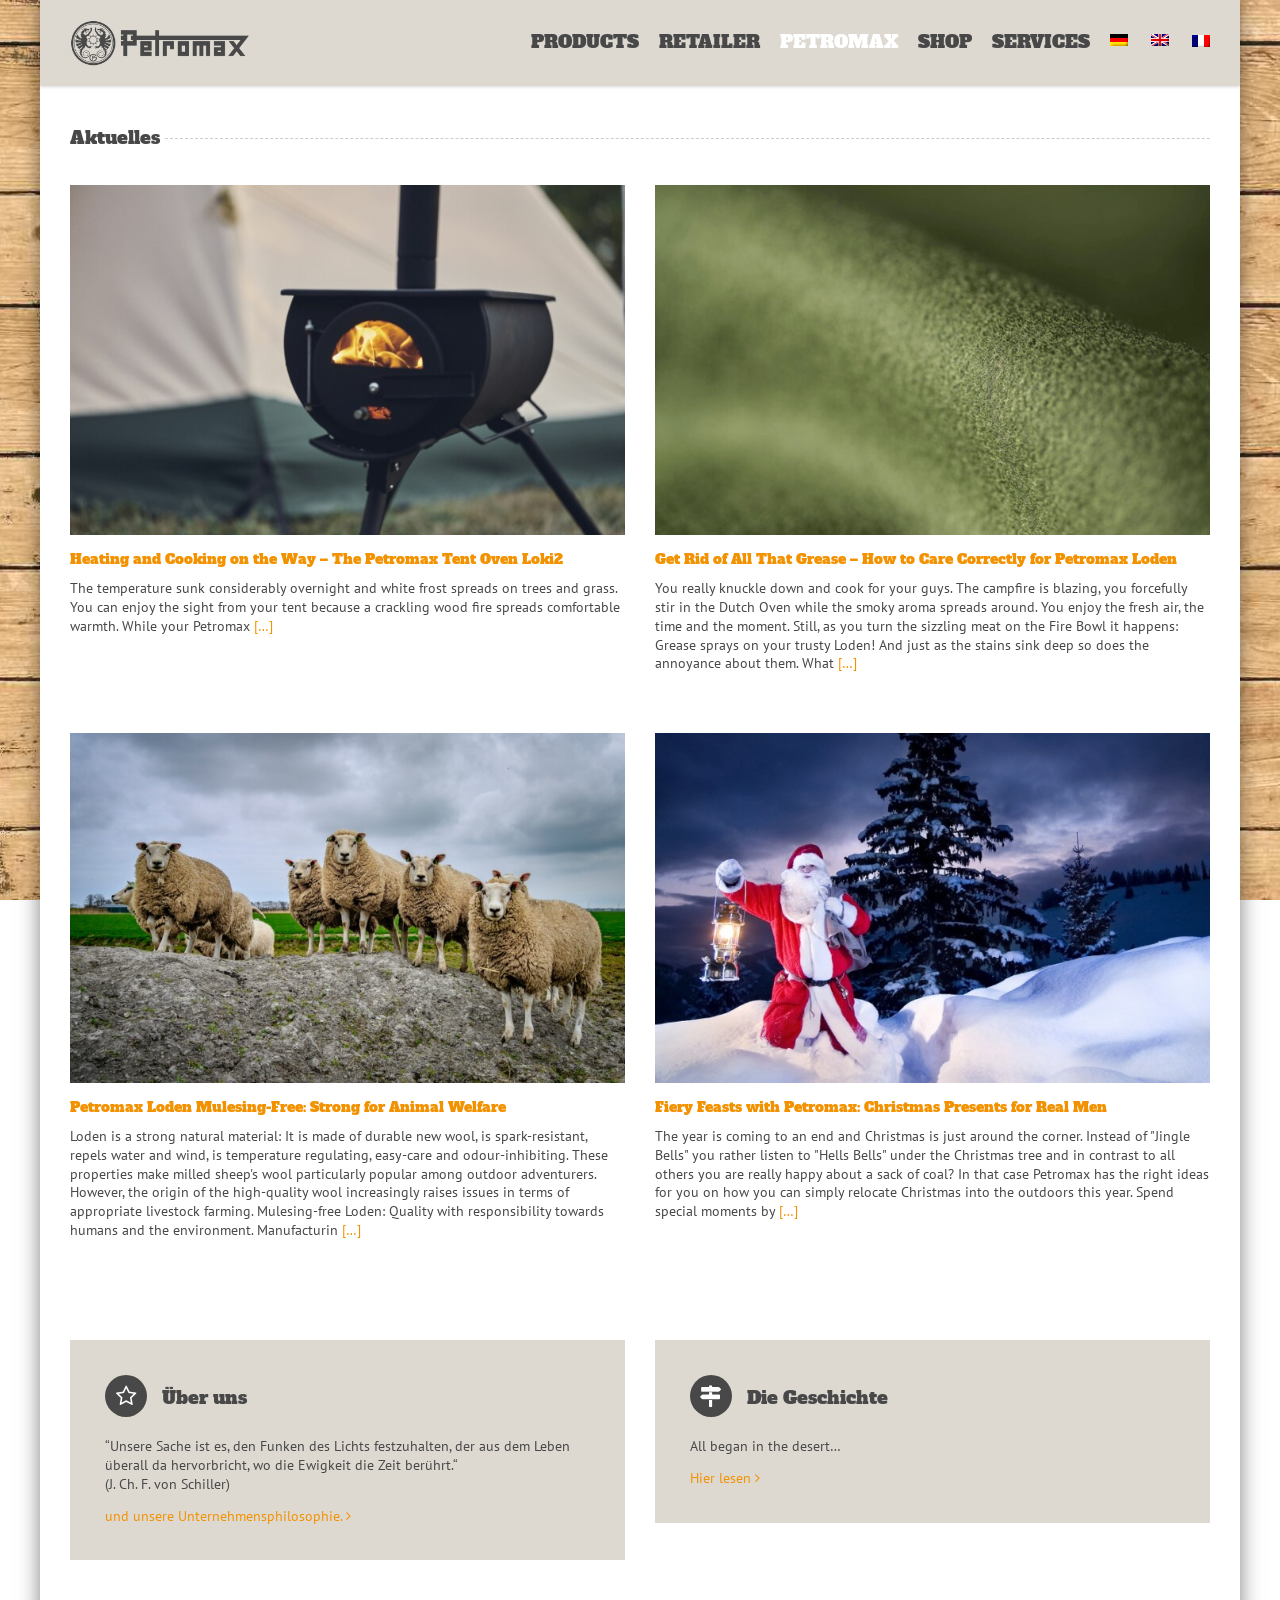
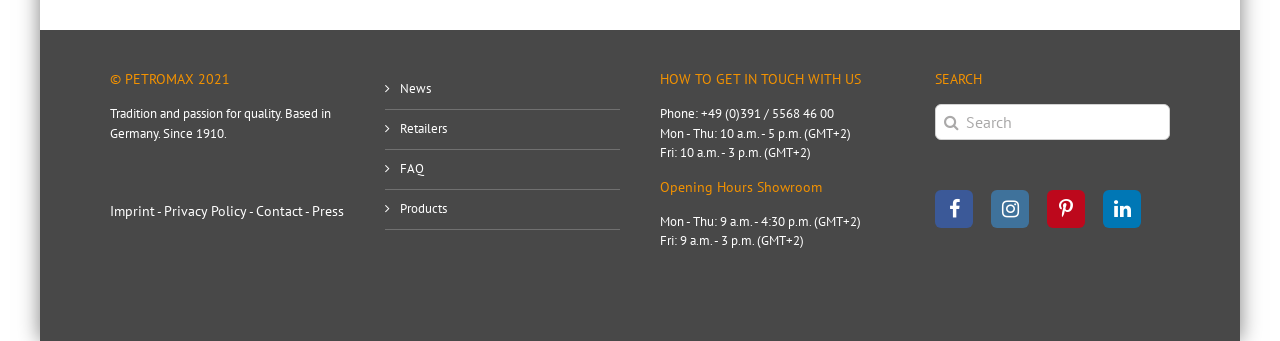
<file: html/petromax.html>
<!DOCTYPE html>
<html dir="ltr" lang="en">
<head>
	<title>PETROMAX - PETROMAX</title>
<meta http-equiv="Content-Type" content="text/html; charset=UTF-8"> 
<meta name="Description" content="">
<meta name="Keywords" content="">
<meta name="robots" content="index, follow" />
<meta name="viewport" content="width=device-width, initial-scale=1, user-scalable=no" />
<meta http-equiv="X-UA-Compatible" content="IE=9; IE=8; IE=7; IE=EDGE" />
<link rel="stylesheet" type="text/css" href="../css/style.css">
<link rel="stylesheet" type="text/css" href="../css/slick.css">
<link rel="stylesheet" href="https://cdnjs.cloudflare.com/ajax/libs/font-awesome/4.7.0/css/font-awesome.min.css">
<link rel="preconnect" href="https://fonts.googleapis.com">
<link rel="preconnect" href="https://fonts.gstatic.com" crossorigin>
<link href="https://fonts.googleapis.com/css2?family=Alfa+Slab+One&family=PT+Sans:wght@400;700&display=swap" rel="stylesheet">
</head>
<body class="blogs-page">
	<div class="wrapper">
		<header class="header">
			<div class="container">
				<div class="header-wrap">
					<div class="header-logo">
						<div class="logo-img">
							<a href="index.html"><img src="../images/logo.png"></a>
						</div>
						<div class="bars">
							<a class="#">
								<span></span>
								<span></span>
								<span></span>
							</a>
						</div>
					</div>
					<nav class="nav">
						<div class="nav-wrap">
							<ul>
								<li has-nav-sub>
									<span class="icon-expand"></span>
									<a href="products.html">PRODUCTS</a>
									<div class="nav-sub">
										<div class="nav-sub--wrap">
											<ul>
												<li><a href="">Sub Item</a></li>
												<li><a href="">Sub Item</a></li>
												<li><a href="">Sub Item</a></li>
												<li><a href="">Sub Item</a></li>
											</ul>
										</div>
									</div>
								</li>
								<li><a href="">RETAILER</a></li>
								<li class="active"><a href="petromax.html">PETROMAX</a></li>
								<li><a href="">SHOP</a></li>
								<li has-nav-sub>
									<span class="icon-expand"></i></span>
									<a href="services.html">SERVICES</a>
									<div class="nav-sub">
										<div class="nav-sub--wrap">
											<ul>
												<li><a href="">Sub Item</a></li>
												<li><a href="">Sub Item</a></li>
												<li><a href="">Sub Item</a></li>
												<li><a href="">Sub Item</a></li>
											</ul>
										</div>
									</div>
								</li>
								<li class="languages">
									<div class="languages-wrap">
										<a href=""><img src="../images/de.png" alt=""></a>
										<a href=""><img src="../images/en.png" alt=""></a>
										<a href=""><img src="../images/fr.png" alt=""></a>
									</div>
								</li>
							</ul>
						</div>
					</nav>
				</div>
			</div>
		</header>
		<!--end header-->
		<main>
			<section class="blog-list">
				<div class="container">
					<div class="dotted-title">
						<h3>Aktuelles</h3>
					</div>
					<div class="blog-list--wrap">
						<div class="blog-item">
							<div class="blog-item--wrap">
								<div class="thumb">
									<a href=""><img src="../images/thumb-1.jpg" alt=""></a>
								</div>
								<div class="content">
									<h3><a href="">Heating and Cooking on the Way – The Petromax Tent Oven Loki2</a></h3>
									<p>The temperature sunk considerably overnight and white frost spreads on trees and grass. You can enjoy the sight from your tent because a crackling wood fire spreads comfortable warmth. While your Petromax <a href="" class="more-content">[…]</a></p>
								</div>
							</div>
						</div>
						<div class="blog-item">
							<div class="blog-item--wrap">
								<div class="thumb">
									<a href=""><img src="../images/thumb-2.jpg" alt=""></a>
								</div>
								<div class="content">
									<h3><a href="">Get Rid of All That Grease – How to Care Correctly for Petromax Loden</a></h3>
									<p>You really knuckle down and cook for your guys. The campfire is blazing, you forcefully stir in the Dutch Oven while the smoky aroma spreads around. You enjoy the fresh air, the time and the moment. Still, as you turn the sizzling meat on the Fire Bowl it happens: Grease sprays on your trusty Loden! And just as the stains sink deep so does the annoyance about them. What <a href="" class="more-content">[…]</a></p>
								</div>
							</div>
						</div>
						<div class="blog-item">
							<div class="blog-item--wrap">
								<div class="thumb">
									<a href=""><img src="../images/thumb-3.jpg" alt=""></a>
								</div>
								<div class="content">
									<h3><a href="">Petromax Loden Mulesing-Free: Strong for Animal Welfare</a></h3>
									<p>Loden is a strong natural material: It is made of durable new wool, is spark-resistant, repels water and wind, is temperature regulating, easy-care and odour-inhibiting. These properties make milled sheep's wool particularly popular among outdoor adventurers. However, the origin of the high-quality wool increasingly raises issues in terms of appropriate livestock farming. Mulesing-free Loden: Quality with responsibility towards humans and the environment. Manufacturin <a href="" class="more-content">[…]</a></p>
								</div>
							</div>
						</div>
						<div class="blog-item">
							<div class="blog-item--wrap">
								<div class="thumb">
									<a href=""><img src="../images/thumb-4.jpg" alt=""></a>
								</div>
								<div class="content">
									<h3><a href="">Fiery Feasts with Petromax: Christmas Presents for Real Men</a></h3>
									<p>The year is coming to an end and Christmas is just around the corner. Instead of "Jingle Bells" you rather listen to "Hells Bells" under the Christmas tree and in contrast to all others you are really happy about a sack of coal? In that case Petromax has the right ideas for you on how you can simply relocate Christmas into the outdoors this year. Spend special moments by <a href="" class="more-content">[…]</a></p>
								</div>
							</div>
						</div>
					</div>
				</div>
			</section>
			<!--End blog-->
			<section class="legacy">
				<div class="container">
					<div class="legacy-wrap">
						<div class="legacy-item link-box">
							<div class="content">
								<div class="content-wrap">
									<h3><a href=""><i class="fa fa-star-o"></i> Über uns</a></h3>
									<p>“Unsere Sache ist es, den Funken des Lichts festzuhalten, der aus dem Leben überall da hervorbricht, wo die Ewigkeit die Zeit berührt.“<br> (J. Ch. F. von Schiller)</p>
									<a href="" class="read-more">und unsere Unternehmensphilosophie. <i class="fa fa-angle-right"></i></a>
								</div>
							</div>
						</div>
						<div class="legacy-item link-box">
							<div class="content">
								<div class="content-wrap">
									<h3><a href=""><i class="fa fa-map-signs"></i> Die Geschichte</a></h3>
									<p>All began in the desert…</p>
									<a href="" class="read-more">Hier lesen <i class="fa fa-angle-right"></i></a>
								</div>
							</div>
						</div>
					</div>
				</div>
			</section>
		</main>
		<!--end main-->
		<footer class="footer">
			<div class="container">
				<div class="footer-wrap">
					<div class="footer-item footer-item--copyright">
						<div class="footer-item--wrap">
							<h3>© PETROMAX 2021</h3>
							<p>Tradition and passion for quality. Based in Germany. Since 1910.</p>
							<br>
							<br>
							<br>
							<p><a href="">Imprint</a> - <a href="">Privacy Policy</a> - <a href="">Contact</a> - <a href="">Press</a></p>
						</div>
					</div>
					<div class="footer-item footer-item--nav">
						<div class="footer-item--wrap">
							<ul>
								<li><a href="">News</a></li>
								<li><a href="">Retailers</a></li>
								<li><a href="">FAQ</a></li>
								<li><a href="">Products</a></li>
							</ul>
						</div>
					</div>
					<div class="footer-item footer-item--address">
						<div class="footer-item--wrap">
							<h3>HOW TO GET IN TOUCH WITH US</h3>
							<address>
								Phone: <a href="">+49 (0)391 / 5568 46 00</a><br>
								Mon - Thu: 10 a.m. - 5 p.m. (GMT+2)<br>
								Fri: 10 a.m. - 3 p.m. (GMT+2)
							</address>
							<h3>Opening Hours Showroom</h3>
							<address>
								Mon - Thu: 9 a.m. - 4:30 p.m. (GMT+2)<br>
								Fri: 9 a.m. - 3 p.m. (GMT+2)
							</address>
						</div>
					</div>
					<div class="footer-item footer-item--search">
						<div class="footer-item--wrap">
							<div class="search-box">
								<div class="search-box--wrap">
									<h3>SEARCH</h3>
									<form action="">
										<div class="form-input">
											<input type="text" name="search" placeholder="Search">
										</div>
									</form>
								</div>
							</div>
							<div class="socials-network">
								<ul>
									<li class="icon-facebook"><a href=""><i class="fa fa-facebook"></i></a></li>
									<li class="icon-instagram"><a href=""><i class="fa fa-instagram"></i></a></li>
									<li class="icon-pinterest"><a href=""><i class="fa fa-pinterest-p"></i></a></li>
									<li class="icon-linkedin"><a href=""><i class="fa fa-linkedin"></i></a></li>
								</ul>
							</div>
						</div>
					</div>
				</div>
			</div>
		</footer>
		<!--end footer-->
	</div>
</body>
<!-- body -->

<script src="../js/libs.js"></script>
<script src="../js/common.js"></script>
</html>
</file>
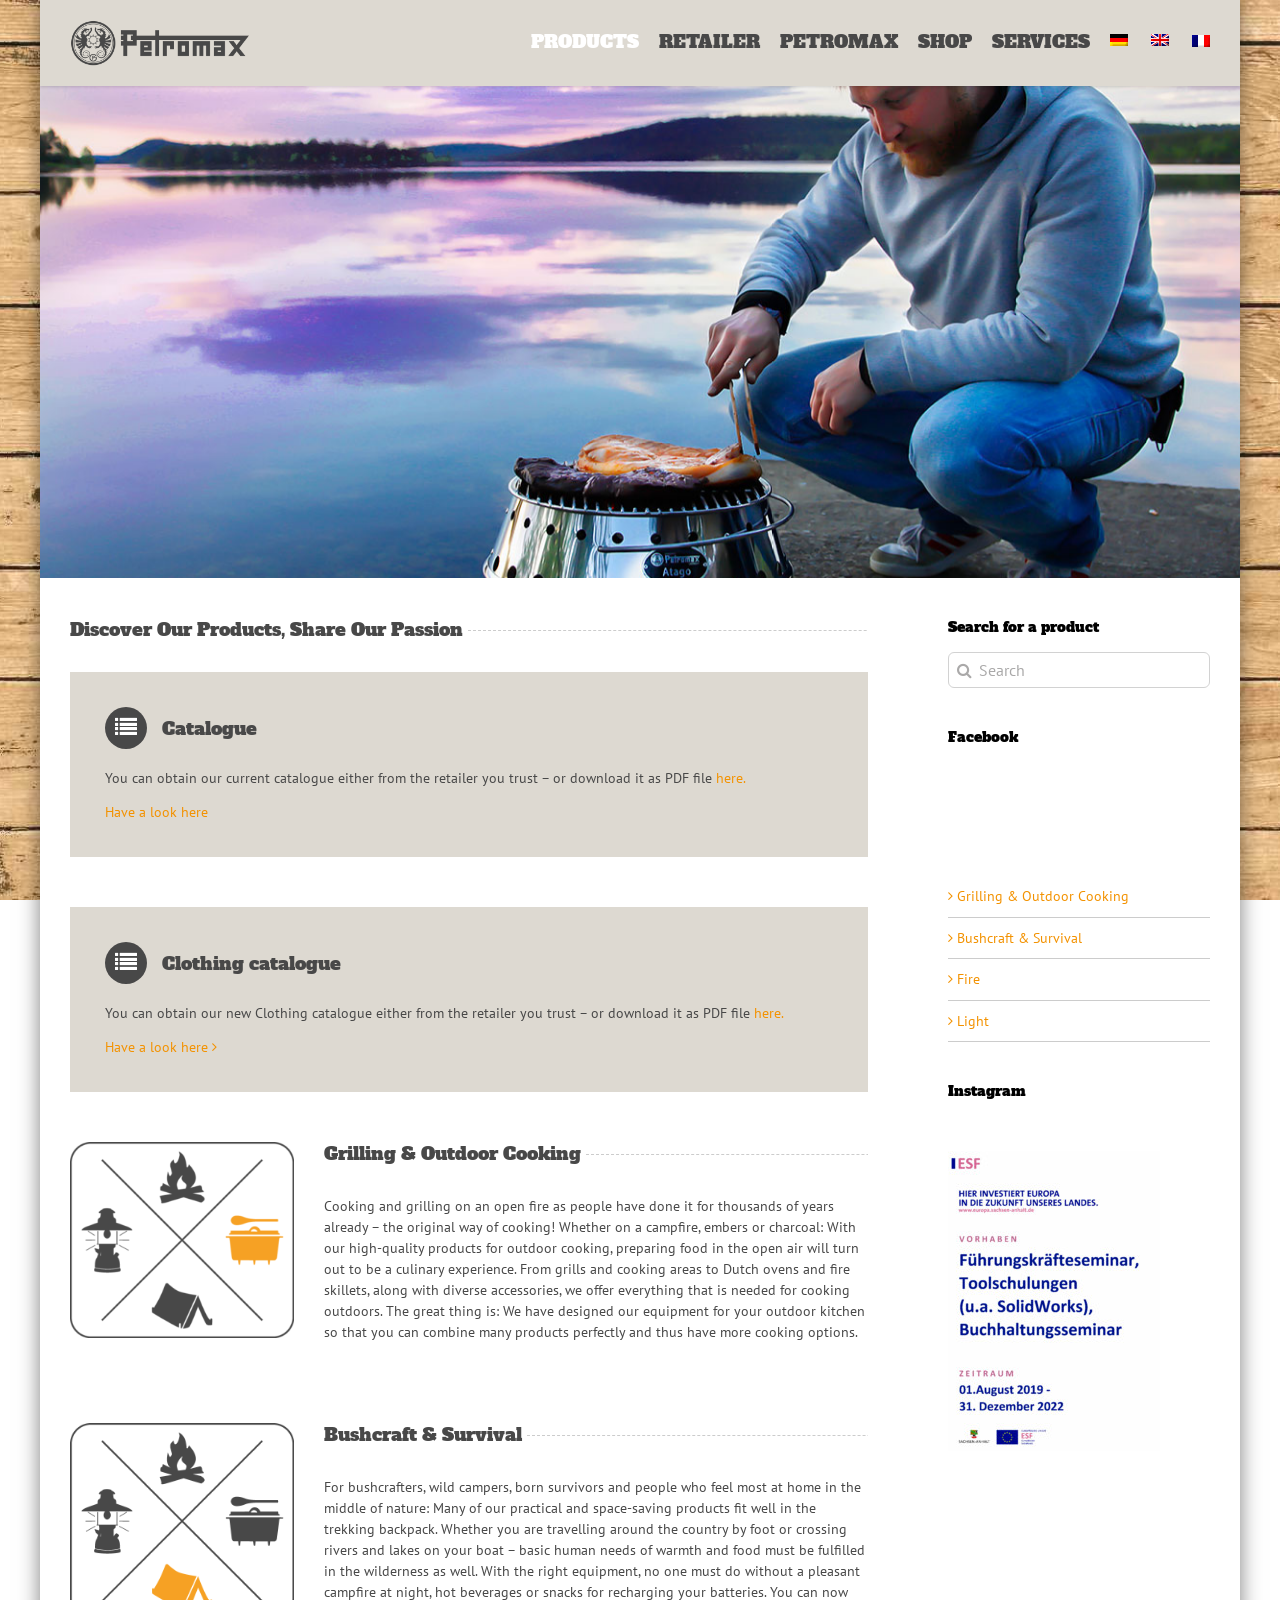
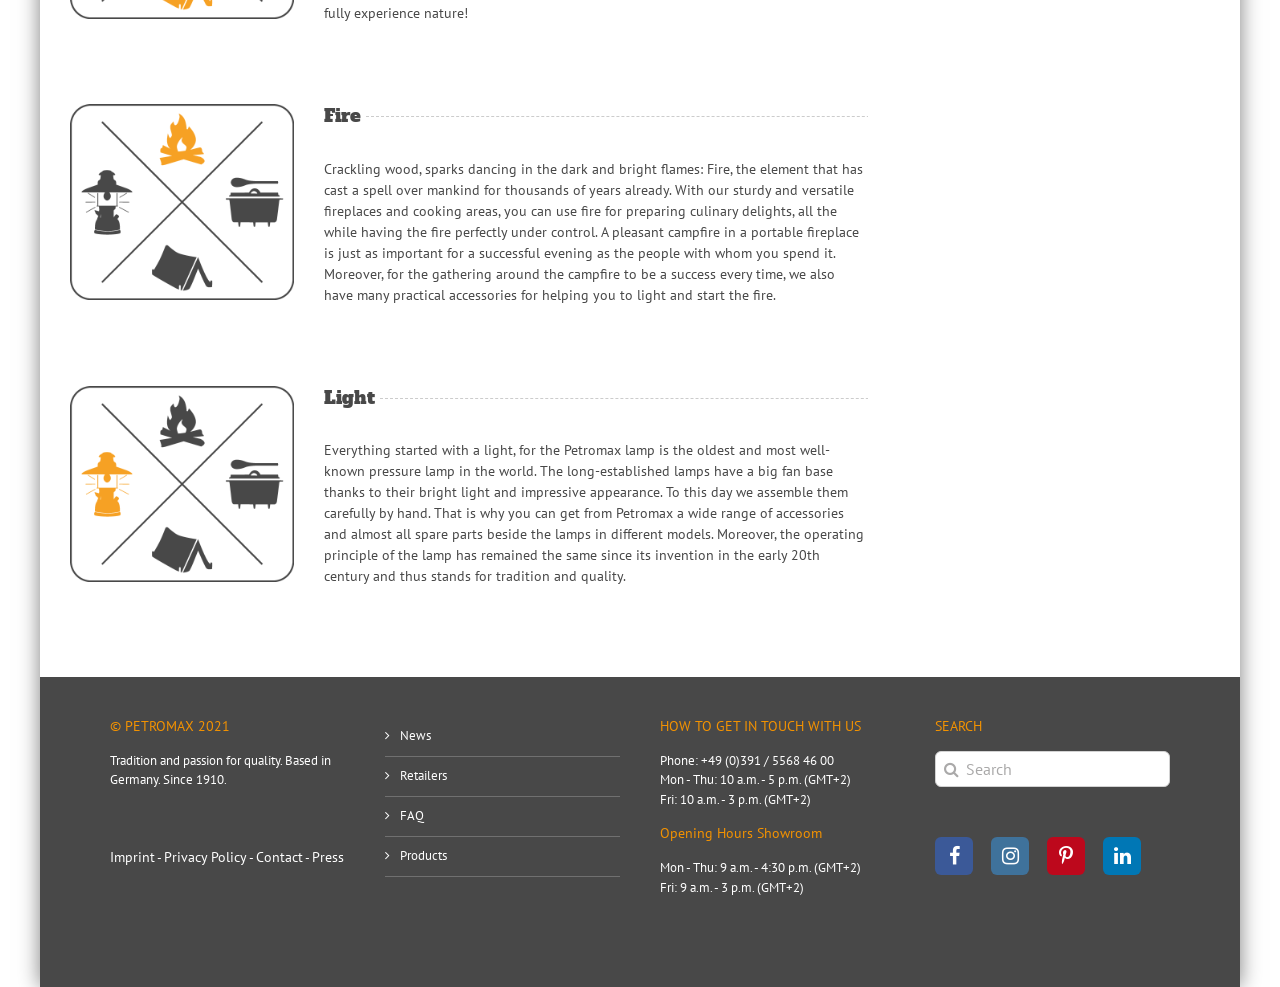
<file: html/products.html>
<!DOCTYPE html>
<html dir="ltr" lang="en">
<head>
	<title>PETROMAX - PRODUCT</title>
<meta http-equiv="Content-Type" content="text/html; charset=UTF-8"> 
<meta name="Description" content="">
<meta name="Keywords" content="">
<meta name="robots" content="index, follow" />
<meta name="viewport" content="width=device-width, initial-scale=1, user-scalable=no" />
<meta http-equiv="X-UA-Compatible" content="IE=9; IE=8; IE=7; IE=EDGE" />
<link rel="stylesheet" type="text/css" href="../css/style.css">
<link rel="stylesheet" type="text/css" href="../css/slick.css">
<link rel="stylesheet" href="https://cdnjs.cloudflare.com/ajax/libs/font-awesome/4.7.0/css/font-awesome.min.css">
<link rel="preconnect" href="https://fonts.googleapis.com">
<link rel="preconnect" href="https://fonts.gstatic.com" crossorigin>
<link href="https://fonts.googleapis.com/css2?family=Alfa+Slab+One&family=PT+Sans:wght@400;700&display=swap" rel="stylesheet">
</head>
<body class="category-page">
	<div class="wrapper">
		<header class="header">
			<div class="container">
				<div class="header-wrap">
					<div class="header-logo">
						<div class="logo-img">
							<a href="index.html"><img src="../images/logo.png"></a>
						</div>
						<div class="bars">
							<a class="#">
								<span></span>
								<span></span>
								<span></span>
							</a>
						</div>
					</div>
					<nav class="nav">
						<div class="nav-wrap">
							<ul>
								<li has-nav-sub class="active">
									<span class="icon-expand"></span>
									<a href="products.html">PRODUCTS</a>
									<div class="nav-sub">
										<div class="nav-sub--wrap">
											<ul>
												<li><a href="">Sub Item</a></li>
												<li><a href="">Sub Item</a></li>
												<li><a href="">Sub Item</a></li>
												<li><a href="">Sub Item</a></li>
											</ul>
										</div>
									</div>
								</li>
								<li><a href="">RETAILER</a></li>
								<li><a href="petromax.html">PETROMAX</a></li>
								<li><a href="">SHOP</a></li>
								<li has-nav-sub>
									<span class="icon-expand"></i></span>
									<a href="services.html">SERVICES</a>
									<div class="nav-sub">
										<div class="nav-sub--wrap">
											<ul>
												<li><a href="">Sub Item</a></li>
												<li><a href="">Sub Item</a></li>
												<li><a href="">Sub Item</a></li>
												<li><a href="">Sub Item</a></li>
											</ul>
										</div>
									</div>
								</li>
								<li class="languages">
									<div class="languages-wrap">
										<a href=""><img src="../images/de.png" alt=""></a>
										<a href=""><img src="../images/en.png" alt=""></a>
										<a href=""><img src="../images/fr.png" alt=""></a>
									</div>
								</li>
							</ul>
						</div>
					</nav>
				</div>
			</div>
		</header>
		<!--end header-->
		<main>
			<section class="banner-slider">
				<div class="banner-slider--wrap">
					<div class="slider">
						<div class="slider-item">
							<div class="slider-item--wrap">
								<div class="img">
									<a href=""><img src="../images/banner-slider-1.jpg"></a>
								</div>
								<!--<div class="caption">
									<p>Grilling &</p>
									<p>Outdoor Cooking</p>
								</div> -->
							</div>
						</div>
						<div class="slider-item">
							<div class="slider-item--wrap">
								<div class="img">
									<a href=""><img src="../images/banner-slider-2.jpg"></a>
								</div>
								<!-- <div class="caption"><p>Fire</p></div> -->
							</div>
						</div>
						<div class="slider-item">
							<div class="slider-item--wrap">
								<div class="img">
									<a href=""><img src="../images/banner-slider-3.jpg"></a>
								</div>
								<!-- <div class="caption center-pos"><p>Light</p></div> -->
							</div>
						</div>
						<div class="slider-item">
							<div class="slider-item--wrap">
								<div class="img">
									<a href=""><img src="../images/banner-slider-4.jpg"></a>
								</div>
								<!-- <div class="caption right-pos">
									<p>Bushcraft &</p>
									<p>Survival</p>
								</div> -->
							</div>
						</div>
					</div>
				</div>
			</section>
			<!--End Section banner slider -->
			<section class="categories">
				<div class="container">
					<div class="categories-wrap">
						<div class="main-content">
							<div class="main-content--wrap">
								<div class="dotted-title">
									<h3>Discover Our Products, Share Our Passion</h3>
								</div>
								<div class="link-box">
									<div class="content">
										<div class="content-wrap">
											<h3><a href=""><i class="fa fa-list"></i> Catalogue</a></h3>
											<p>You can obtain our current catalogue either from the retailer you trust – or download it as PDF file <a href="">here.</a></p>
											<p><a href="" class="read-more">Have a look here</a></p>
										</div>
									</div>
								</div>
								<div class="link-box">
									<div class="content">
										<div class="content-wrap">
											<h3><a href=""><i class="fa fa-list"></i> Clothing catalogue</a></h3>
											<p>You can obtain our new Clothing catalogue either from the retailer you trust – or download it as PDF file <a href="">here.</a></p>
											<p><a href="" class="read-more">Have a look here <i class="fa fa-angle-right"></i></a></p>
										</div>
									</div>
								</div>
								<div class="category-list">
									<div class="category-list--wrap">
										<div class="category-item">
											<div class="category-item--wrap">
												<div class="thumb">
													<a href="bbq-outdoor-cooking.html"><img src="../images/category-img-1.png" alt=""></a>
												</div>
												<div class="content">
													<div class="dotted-title">
														<h3>Grilling & Outdoor Cooking</h3>
													</div>
													<p>Cooking and grilling on an open fire as people have done it for thousands of years already – the original way of cooking! Whether on a campfire, embers or charcoal: With our high-quality products for outdoor cooking, preparing food in the open air will turn out to be a culinary experience. From grills and cooking areas to Dutch ovens and fire skillets, along with diverse accessories, we offer everything that is needed for cooking outdoors. The great thing is: We have designed our equipment for your outdoor kitchen so that you can combine many products perfectly and thus have more cooking options.</p>
												</div>
											</div>
										</div>
										<div class="category-item">
											<div class="category-item--wrap">
												<div class="thumb">
													<a href=""><img src="../images/category-img-2.png" alt=""></a>
												</div>
												<div class="content">
													<div class="dotted-title">
														<h3>Bushcraft & Survival</h3>
													</div>
													<p>For bushcrafters, wild campers, born survivors and people who feel most at home in the middle of nature: Many of our practical and space-saving products fit well in the trekking backpack. Whether you are travelling around the country by foot or crossing rivers and lakes on your boat – basic human needs of warmth and food must be fulfilled in the wilderness as well. With the right equipment, no one must do without a pleasant campfire at night, hot beverages or snacks for recharging your batteries. You can now fully experience nature!</p>
												</div>
											</div>
										</div>
										<div class="category-item">
											<div class="category-item--wrap">
												<div class="thumb">
													<a href=""><img src="../images/category-img-3.png" alt=""></a>
												</div>
												<div class="content">
													<div class="dotted-title">
														<h3>Fire</h3>
													</div>
													<p>Crackling wood, sparks dancing in the dark and bright flames: Fire, the element that has cast a spell over mankind for thousands of years already. With our sturdy and versatile fireplaces and cooking areas, you can use fire for preparing culinary delights, all the while having the fire perfectly under control. A pleasant campfire in a portable fireplace is just as important for a successful evening as the people with whom you spend it. Moreover, for the gathering around the campfire to be a success every time, we also have many practical accessories for helping you to light and start the fire.</p>
												</div>
											</div>
										</div>
										<div class="category-item">
											<div class="category-item--wrap">
												<div class="thumb">
													<a href=""><img src="../images/category-img-4.png" alt=""></a>
												</div>
												<div class="content">
													<div class="dotted-title">
														<h3>Light</h3>
													</div>
													<p>Everything started with a light, for the Petromax lamp is the oldest and most well-known pressure lamp in the world. The long-established lamps have a big fan base thanks to their bright light and impressive appearance. To this day we assemble them carefully by hand. That is why you can get from Petromax a wide range of accessories and almost all spare parts beside the lamps in different models. Moreover, the operating principle of the lamp has remained the same since its invention in the early 20th century and thus stands for tradition and quality.</p>
												</div>
											</div>
										</div>
									</div>
								</div>
							</div>
						</div>
						<div class="sidebar">
							<div class="sidebar-wrap">
								<div class="search-box">
									<div class="search-box--wrap">
										<h4>Search for a product</h4>
										<form action="">
											<div class="form-input">
												<input type="text" name="sideBarSearch" placeholder="Search">
											</div>
										</form>
									</div>
								</div>
								<div class="facebook-iframe">
									<h4>Facebook</h4>
									<iframe name="fa209d82f9c1b4" data-testid="fb:page Facebook Social Plugin" title="fb:page Facebook Social Plugin" frameborder="0" allowtransparency="true" allowfullscreen="true" scrolling="no" allow="encrypted-media" src="https://www.facebook.com/v8.0/plugins/page.php?adapt_container_width=true&amp;app_id=&amp;channel=https%3A%2F%2Fstaticxx.facebook.com%2Fx%2Fconnect%2Fxd_arbiter%2F%3Fversion%3D46%23cb%3Df462e8bd72cbd4%26domain%3Dwww.petromax.de%26is_canvas%3Dfalse%26origin%3Dhttps%253A%252F%252Fwww.petromax.de%252Ffa132feab01d48%26relation%3Dparent.parent&amp;container_width=266&amp;height=240&amp;hide_cover=false&amp;href=https%3A%2F%2Fwww.facebook.com%2Fpetromaxgermany%2F&amp;locale=en_US&amp;sdk=joey&amp;show_facepile=true&amp;small_header=true&amp;tabs=&amp;width=266" style="border: none; visibility: visible; width: 266px; height: 70px;" class=""></iframe>
								</div>
								<div class="category-nav">
									<ul>
										<li><a href=""><i class="fa fa-angle-right"></i> Grilling & Outdoor Cooking</a></li>
										<li><a href=""><i class="fa fa-angle-right"></i> Bushcraft & Survival</a></li>
										<li><a href=""><i class="fa fa-angle-right"></i> Fire</a></li>
										<li><a href=""><i class="fa fa-angle-right"></i> Light</a></li>
									</ul>
								</div>
								<div class="insta-embed">
									<h4>Instagram</h4>
									<div class="insta-embed--wrap"></div>
								</div>
								<div class="certificate-img">
									<img src="../images/certificate.jpg">
								</div>
							</div>
						</div>
					</div>
				</div>
			</section>
		</main>
		<!--end main-->
		<footer class="footer">
			<div class="container">
				<div class="footer-wrap">
					<div class="footer-item footer-item--copyright">
						<div class="footer-item--wrap">
							<h3>© PETROMAX 2021</h3>
							<p>Tradition and passion for quality. Based in Germany. Since 1910.</p>
							<br>
							<br>
							<br>
							<p><a href="">Imprint</a> - <a href="">Privacy Policy</a> - <a href="">Contact</a> - <a href="">Press</a></p>
						</div>
					</div>
					<div class="footer-item footer-item--nav">
						<div class="footer-item--wrap">
							<ul>
								<li><a href="">News</a></li>
								<li><a href="">Retailers</a></li>
								<li><a href="">FAQ</a></li>
								<li><a href="">Products</a></li>
							</ul>
						</div>
					</div>
					<div class="footer-item footer-item--address">
						<div class="footer-item--wrap">
							<h3>HOW TO GET IN TOUCH WITH US</h3>
							<address>
								Phone: <a href="">+49 (0)391 / 5568 46 00</a><br>
								Mon - Thu: 10 a.m. - 5 p.m. (GMT+2)<br>
								Fri: 10 a.m. - 3 p.m. (GMT+2)
							</address>
							<h3>Opening Hours Showroom</h3>
							<address>
								Mon - Thu: 9 a.m. - 4:30 p.m. (GMT+2)<br>
								Fri: 9 a.m. - 3 p.m. (GMT+2)
							</address>
						</div>
					</div>
					<div class="footer-item footer-item--search">
						<div class="footer-item--wrap">
							<div class="search-box">
								<div class="search-box--wrap">
									<h3>SEARCH</h3>
									<form action="">
										<div class="form-input">
											<input type="text" name="search" placeholder="Search">
										</div>
									</form>
								</div>
							</div>
							<div class="socials-network">
								<ul>
									<li class="icon-facebook"><a href=""><i class="fa fa-facebook"></i></a></li>
									<li class="icon-instagram"><a href=""><i class="fa fa-instagram"></i></a></li>
									<li class="icon-pinterest"><a href=""><i class="fa fa-pinterest-p"></i></a></li>
									<li class="icon-linkedin"><a href=""><i class="fa fa-linkedin"></i></a></li>
								</ul>
							</div>
						</div>
					</div>
				</div>
			</div>
		</footer>
		<!--end footer-->
	</div>
</body>
<!-- body -->

<script src="../js/libs.js"></script>
<script src="../js/common.js"></script>
</html>
</file>
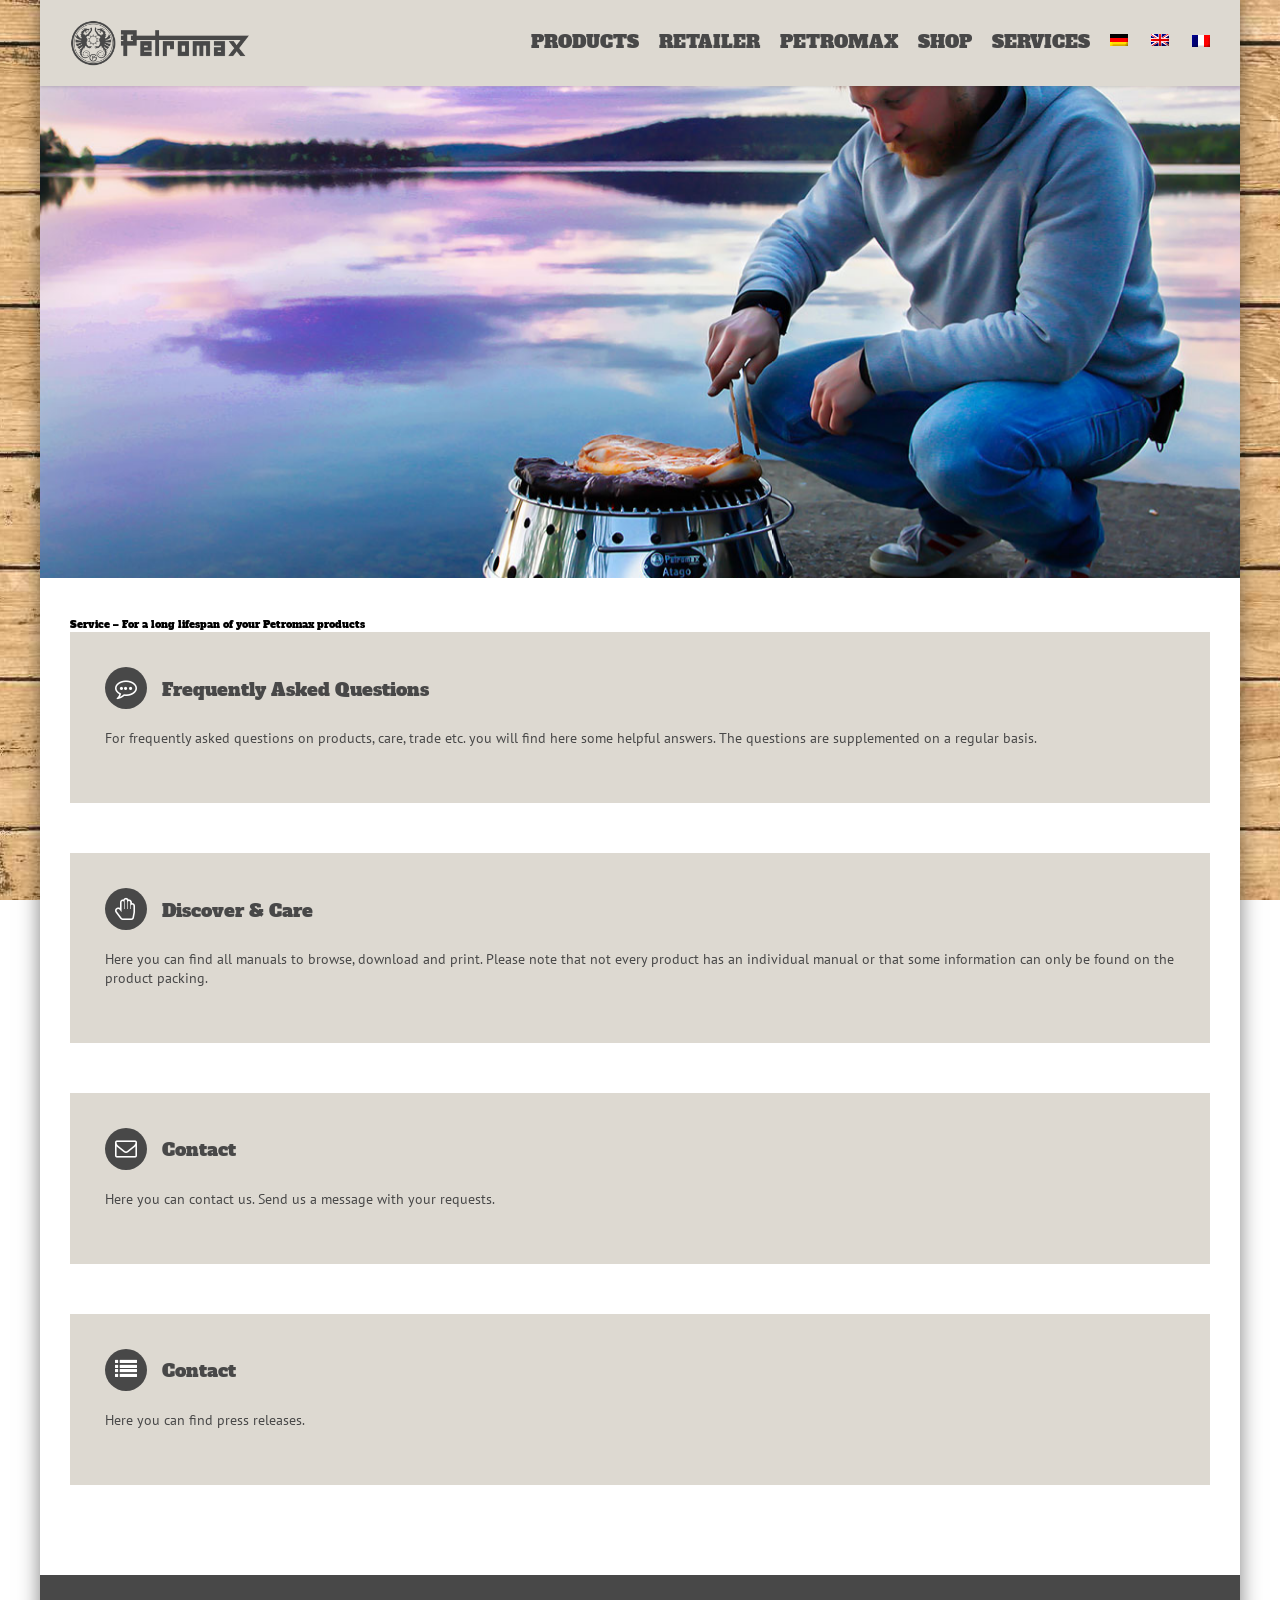
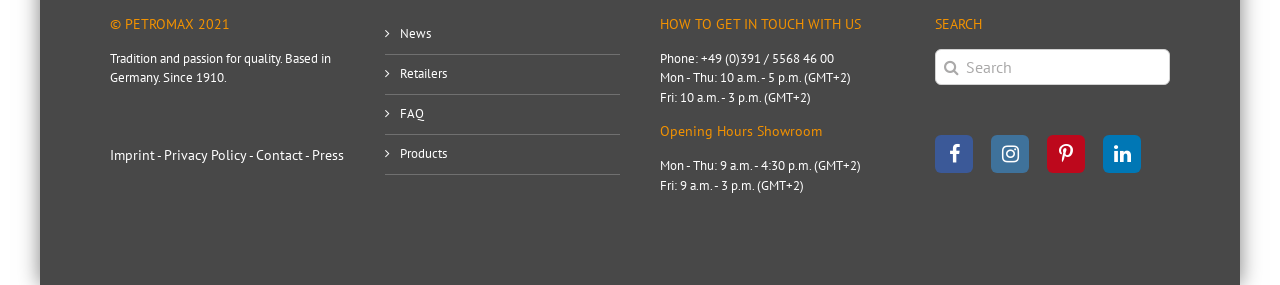
<file: html/services.html>
<!DOCTYPE html>
<html dir="ltr" lang="en">
<head>
	<title>PETROMAX - SERVICES</title>
<meta http-equiv="Content-Type" content="text/html; charset=UTF-8"> 
<meta name="Description" content="">
<meta name="Keywords" content="">
<meta name="robots" content="index, follow" />
<meta name="viewport" content="width=device-width, initial-scale=1, user-scalable=no" />
<meta http-equiv="X-UA-Compatible" content="IE=9; IE=8; IE=7; IE=EDGE" />
<link rel="stylesheet" type="text/css" href="../css/style.css">
<link rel="stylesheet" type="text/css" href="../css/slick.css">
<link rel="stylesheet" href="https://cdnjs.cloudflare.com/ajax/libs/font-awesome/4.7.0/css/font-awesome.min.css">
<link rel="preconnect" href="https://fonts.googleapis.com">
<link rel="preconnect" href="https://fonts.gstatic.com" crossorigin>
<link href="https://fonts.googleapis.com/css2?family=Alfa+Slab+One&family=PT+Sans:wght@400;700&display=swap" rel="stylesheet">
</head>
<body class="services-page">
	<div class="wrapper">
		<header class="header">
			<div class="container">
				<div class="header-wrap">
					<div class="header-logo">
						<div class="logo-img">
							<a href=""><img src="../images/logo.png"></a>
						</div>
						<div class="bars">
							<a class="#">
								<span></span>
								<span></span>
								<span></span>
							</a>
						</div>
					</div>
					<nav class="nav">
						<div class="nav-wrap">
							<ul>
								<li has-nav-sub>
									<span class="icon-expand"></span>
									<a href="./products.html">PRODUCTS</a>
									<div class="nav-sub">
										<div class="nav-sub--wrap">
											<ul>
												<li><a href="">Sub Item</a></li>
												<li><a href="">Sub Item</a></li>
												<li><a href="">Sub Item</a></li>
												<li><a href="">Sub Item</a></li>
											</ul>
										</div>
									</div>
								</li>
								<li><a href="">RETAILER</a></li>
								<li><a href="./petromax.html">PETROMAX</a></li>
								<li><a href="">SHOP</a></li>
								<li has-nav-sub>
									<span class="icon-expand"></i></span>
									<a href="./services.html">SERVICES</a>
									<div class="nav-sub">
										<div class="nav-sub--wrap">
											<ul>
												<li><a href="">Sub Item</a></li>
												<li><a href="">Sub Item</a></li>
												<li><a href="">Sub Item</a></li>
												<li><a href="">Sub Item</a></li>
											</ul>
										</div>
									</div>
								</li>
								<li class="languages">
									<div class="languages-wrap">
										<a href=""><img src="../images/de.png" alt=""></a>
										<a href=""><img src="../images/en.png" alt=""></a>
										<a href=""><img src="../images/fr.png" alt=""></a>
									</div>
								</li>
							</ul>
						</div>
					</nav>
				</div>
			</div>
		</header>
		<!--end header-->
		<main>
			<section class="banner-slider">
				<div class="banner-slider--wrap">
					<div class="slider">
						<div class="slider-item">
							<div class="slider-item--wrap">
								<div class="img">
									<a href=""><img src="../images/banner-slider-1.jpg"></a>
								</div>
								<!--<div class="caption">
									<p>Grilling &</p>
									<p>Outdoor Cooking</p>
								</div> -->
							</div>
						</div>
						<div class="slider-item">
							<div class="slider-item--wrap">
								<div class="img">
									<a href=""><img src="../images/banner-slider-2.jpg"></a>
								</div>
								<!-- <div class="caption"><p>Fire</p></div> -->
							</div>
						</div>
						<div class="slider-item">
							<div class="slider-item--wrap">
								<div class="img">
									<a href=""><img src="../images/banner-slider-3.jpg"></a>
								</div>
								<!-- <div class="caption center-pos"><p>Light</p></div> -->
							</div>
						</div>
						<div class="slider-item">
							<div class="slider-item--wrap">
								<div class="img">
									<a href=""><img src="../images/banner-slider-4.jpg"></a>
								</div>
								<!-- <div class="caption right-pos">
									<p>Bushcraft &</p>
									<p>Survival</p>
								</div> -->
							</div>
						</div>
					</div>
				</div>
			</section>
			<!--End Section banner slider -->
			<section class="services-list">
				<div class="container">
					<div class="services-list--wrap">
						<div class="section-title"><h3>Service – For a long lifespan of your Petromax products</h3></div>
						<div class="link-box ask-question-box">
							<div class="content">
								<div class="content-wrap">
									<h3><a href=""><i class="fa fa-commenting-o"></i> 	Frequently Asked Questions</a></h3>
									<p>For frequently asked questions on products, care, trade etc. you will find here some helpful answers. The questions are supplemented on a regular basis.</p>
								</div>
							</div>
						</div>
						<div class="link-box customer-care-box">
							<div class="content">
								<div class="content-wrap">
									<h3><a href=""><i class="fa fa-hand-paper-o"></i> 	Discover & Care</a></h3>
									<p>Here you can find all manuals to browse, download and print. Please note that not every product has an individual manual or that some information can only be found on the product packing.</p>
								</div>
							</div>
						</div>
						<div class="link-box contact-box">
							<div class="content">
								<div class="content-wrap">
									<h3><a href=""><i class="fa fa-envelope-o"></i> Contact</a></h3>
									<p>Here you can contact us. Send us a message with your requests.</p>
								</div>
							</div>
						</div>
						<div class="link-box press-box">
							<div class="content">
								<div class="content-wrap">
									<h3><a href=""><i class="fa fa-list"></i> Contact</a></h3>
									<p>Here you can find press releases.</p>
								</div>
							</div>
						</div>
					</div>
				</div>
			</section>
			<!--End Section story -->
		</main>
		<!--end main-->
		<footer class="footer">
			<div class="container">
				<div class="footer-wrap">
					<div class="footer-item footer-item--copyright">
						<div class="footer-item--wrap">
							<h3>© PETROMAX 2021</h3>
							<p>Tradition and passion for quality. Based in Germany. Since 1910.</p>
							<br>
							<br>
							<br>
							<p><a href="">Imprint</a> - <a href="">Privacy Policy</a> - <a href="">Contact</a> - <a href="">Press</a></p>
						</div>
					</div>
					<div class="footer-item footer-item--nav">
						<div class="footer-item--wrap">
							<ul>
								<li><a href="">News</a></li>
								<li><a href="">Retailers</a></li>
								<li><a href="">FAQ</a></li>
								<li><a href="">Products</a></li>
							</ul>
						</div>
					</div>
					<div class="footer-item footer-item--address">
						<div class="footer-item--wrap">
							<h3>HOW TO GET IN TOUCH WITH US</h3>
							<address>
								Phone: <a href="">+49 (0)391 / 5568 46 00</a><br>
								Mon - Thu: 10 a.m. - 5 p.m. (GMT+2)<br>
								Fri: 10 a.m. - 3 p.m. (GMT+2)
							</address>
							<h3>Opening Hours Showroom</h3>
							<address>
								Mon - Thu: 9 a.m. - 4:30 p.m. (GMT+2)<br>
								Fri: 9 a.m. - 3 p.m. (GMT+2)
							</address>
						</div>
					</div>
					<div class="footer-item footer-item--search">
						<div class="footer-item--wrap">
							<div class="search-box">
								<div class="search-box--wrap">
									<h3>SEARCH</h3>
									<form action="">
										<div class="form-input">
											<input type="text" name="search" placeholder="Search">
										</div>
									</form>
								</div>
							</div>
							<div class="socials-network">
								<ul>
									<li class="icon-facebook"><a href=""><i class="fa fa-facebook"></i></a></li>
									<li class="icon-instagram"><a href=""><i class="fa fa-instagram"></i></a></li>
									<li class="icon-pinterest"><a href=""><i class="fa fa-pinterest-p"></i></a></li>
									<li class="icon-linkedin"><a href=""><i class="fa fa-linkedin"></i></a></li>
								</ul>
							</div>
						</div>
					</div>
				</div>
			</div>
		</footer>
		<!--end footer-->
	</div>
</body>
<!-- body -->

<script src="../js/libs.js"></script>
<script src="../js/common.js"></script>
</html>
</file>
<file: css/style.css>
[class^="fa-"],
[class*=" fa-"] {
  /* use !important to prevent issues with browser extensions that change fonts */
  font-family: 'FontAwesome' !important;
  speak: none;
  font-style: normal;
  font-weight: normal;
  font-variant: normal;
  text-transform: none;
  line-height: 1;
  /* Better Font Rendering =========== */
  -webkit-font-smoothing: antialiased;
  -moz-osx-font-smoothing: grayscale;
}
/** RESET AND LAYOUT
===================================*/
html,
body,
div,
span,
object,
iframe,
h1,
h2,
h3,
h4,
h5,
h6,
p,
blockquote,
pre,
abbr,
address,
cite,
code,
del,
dfn,
em,
img,
ins,
kbd,
q,
samp,
small,
strong,
sub,
sup,
var,
b,
i,
dl,
dt,
dd,
ol,
ul,
li,
fieldset,
form,
label,
legend,
table,
caption,
tbody,
tfoot,
thead,
tr,
th,
td,
article,
aside,
canvas,
details,
figcaption,
figure,
footer,
header,
hgroup,
menu,
nav,
section,
summary,
time,
mark,
audio,
video {
  margin: 0;
  padding: 0;
  border: 0;
  outline: 0;
  font-size: 100%;
  vertical-align: baseline;
  background: transparent;
}
body {
  line-height: 1;
}
article,
aside,
details,
figcaption,
figure,
footer,
header,
hgroup,
menu,
nav,
section {
  display: block;
}
nav ul {
  list-style: none;
}
blockquote,
q {
  quotes: none;
}
blockquote:before,
blockquote:after,
q:before,
q:after {
  content: none;
}
a {
  margin: 0;
  padding: 0;
  font-size: 100%;
  vertical-align: baseline;
  background: transparent;
}
ins {
  background-color: #ff9;
  color: #000;
  text-decoration: none;
}
mark {
  background-color: #ff9;
  color: #000;
  font-style: italic;
  font-weight: bold;
}
del {
  text-decoration: line-through;
}
abbr[title],
dfn[title] {
  border-bottom: 1px dotted;
  cursor: help;
}
table {
  border-collapse: collapse;
  border-spacing: 0;
}
hr {
  display: block;
  height: 1px;
  border: 0;
  border-top: 1px solid #ccc;
  margin: 1em 0;
  padding: 0;
}
input,
select {
  vertical-align: middle;
}
li {
  list-style-type: none;
}
a {
  text-decoration: none;
}
textarea {
  resize: none;
  overflow: hidden;
  box-sizing: border-box;
  -moz-box-sizing: border-box;
  -webkit-box-sizing: border-box;
  border: 0;
  background: transparent;
  font-family: var(--font-PTSans);
}
*:focus {
  outline: none;
}
input[type="color"],
input[type="email"],
input[type="number"],
input[type="password"],
input[type="tel"],
input[type="url"],
input[type="text"],
input[type="submit"],
input[type="search"],
button[type="submit"],
textarea {
  margin: 0;
  padding: 0;
  box-sizing: border-box;
  -moz-box-sizing: border-box;
  -webkit-box-sizing: border-box;
  font-family: var(--font-PTSans);
  border-radius: 0;
  -moz-border-radius: 0;
  -webkit-border-radius: 0;
  -webkit-appearance: none;
  -moz-appearance: none;
  appearance: none;
}
.input-wrap {
  box-sizing: border-box;
  -moz-box-sizing: border-box;
  -webkit-box-sizing: border-box;
}
button[type="submit"],
input[type="submit"] {
  border: 0;
  cursor: pointer;
  border-radius: 0;
  -moz-border-radius: 0;
  -webkit-border-radius: 0;
  -webkit-appearance: none;
  font-family: var(--font-PTSans);
}
input::-moz-focus-inner,
button::-moz-focus-inner {
  border: 0;
  padding: 0;
}
input[type=number]::-webkit-inner-spin-button,
input[type=number]::-webkit-outer-spin-button {
  -webkit-appearance: none;
  margin: 0;
}
select {
  /*for firefox*/
  -moz-appearance: none;
  /*for chrome*/
  -webkit-appearance: none;
}
/*for IE10*/
select::-ms-expand {
  display: none;
}
/** Default Text
===================================*/
html {
  margin: 0;
  padding: 0;
  font-size: 62.5%;
  width: 100%;
  height: 100%;
}
body {
  margin: 0;
  padding: 0 0 0 0;
  line-height: 1.45em;
  width: 100%;
  height: 100%;
  overflow-x: hidden;
  -webkit-text-size-adjust: 100%;
  font-family: var(--font-PTSans);
}
b em,
b i,
strong em,
strong i,
em b,
i b,
em strong,
i strong {
  font-family: var(--font-PTSans);
}
ul,
li {
  margin: 0;
  padding: 0;
}
input[type="radio"] {
  margin: 0;
}
h1,
h2,
h3,
h4 {
  font-family: var(--font-AlfaSlabOne);
  font-weight: normal;
}
img {
  max-width: 100%;
  vertical-align: bottom;
  height: auto !important;
  border: 0;
}
a {
  color: var(--color-orange);
}
/* all */
::-webkit-input-placeholder {
  color: #aaa9a9;
  font-family: var(--font-PTSans);
}
::-moz-placeholder {
  color: #aaa9a9;
  font-family: var(--font-PTSans);
}
/* firefox 19+ */
:-ms-input-placeholder {
  color: #aaa9a9;
  font-family: var(--font-PTSans);
}
/* ie */
input:-moz-placeholder {
  color: #aaa9a9;
  font-family: var(--font-PTSans);
}
/* clearfix */
.clr:before,
.clr:after {
  content: " ";
  display: table;
}
.clr:after {
  clear: both;
}
/* For IE 6/7 only */
.clr {
  *zoom: 1;
}
@keyframes hide {
  from {
    opacity: 1;
  }
  to {
    opacity: 0;
  }
}
@-webkit-keyframes hide {
  from {
    opacity: 1;
  }
  to {
    opacity: 0;
  }
}
@-moz-keyframes hide {
  from {
    opacity: 1;
  }
  to {
    opacity: 0;
  }
}
@keyframes show {
  from {
    opacity: 0;
  }
  to {
    opacity: 1;
  }
}
@-webkit-keyframes show {
  from {
    opacity: 0;
  }
  to {
    opacity: 1;
  }
}
@-moz-keyframes show {
  from {
    opacity: 0;
  }
  to {
    opacity: 1;
  }
}
@keyframes opacity {
  from {
    opacity: 0;
    -webkit-transform: translateY(-10px);
    -moz-transform: translateY(-10px);
    -ms-transform: translateY(-10px);
    -o-transform: translateY(-10px);
    transform: translateY(-10px);
  }
  to {
    opacity: 1;
    -webkit-transform: translateY(0px);
    -moz-transform: translateY(0px);
    -ms-transform: translateY(0px);
    -o-transform: translateY(0px);
    transform: translateY(0px);
  }
}
@-webkit-keyframes opacity {
  from {
    opacity: 0;
    -webkit-transform: translateY(-10px);
    -moz-transform: translateY(-10px);
    -ms-transform: translateY(-10px);
    -o-transform: translateY(-10px);
    transform: translateY(-10px);
  }
  to {
    opacity: 1;
    -webkit-transform: translateY(0px);
    -moz-transform: translateY(0px);
    -ms-transform: translateY(0px);
    -o-transform: translateY(0px);
    transform: translateY(0px);
  }
}
@-moz-keyframes opacity {
  from {
    opacity: 0;
    -webkit-transform: translateY(-10px);
    -moz-transform: translateY(-10px);
    -ms-transform: translateY(-10px);
    -o-transform: translateY(-10px);
    transform: translateY(-10px);
  }
  to {
    opacity: 1;
    -webkit-transform: translateY(0px);
    -moz-transform: translateY(0px);
    -ms-transform: translateY(0px);
    -o-transform: translateY(0px);
    transform: translateY(0px);
  }
}
@keyframes swipeX {
  from {
    opacity: 0;
    -webkit-transform: translateX(15px);
    -moz-transform: translateX(15px);
    -ms-transform: translateX(15px);
    -o-transform: translateX(15px);
    transform: translateX(15px);
  }
  to {
    opacity: 1;
    -webkit-transform: translateX(0px);
    -moz-transform: translateX(0px);
    -ms-transform: translateX(0px);
    -o-transform: translateX(0px);
    transform: translateX(0px);
  }
}
@-webkit-keyframes swipeX {
  from {
    opacity: 0;
    -webkit-transform: translateX(15px);
    -moz-transform: translateX(15px);
    -ms-transform: translateX(15px);
    -o-transform: translateX(15px);
    transform: translateX(15px);
  }
  to {
    opacity: 1;
    -webkit-transform: translateX(0px);
    -moz-transform: translateX(0px);
    -ms-transform: translateX(0px);
    -o-transform: translateX(0px);
    transform: translateX(0px);
  }
}
@-moz-keyframes swipeX {
  from {
    opacity: 0;
    -webkit-transform: translateX(15px);
    -moz-transform: translateX(15px);
    -ms-transform: translateX(15px);
    -o-transform: translateX(15px);
    transform: translateX(15px);
  }
  to {
    opacity: 1;
    -webkit-transform: translateX(0px);
    -moz-transform: translateX(0px);
    -ms-transform: translateX(0px);
    -o-transform: translateX(0px);
    transform: translateX(0px);
  }
}
.header {
  max-width: 1200px;
  background-color: var(--color-gray);
  position: fixed;
  z-index: 33;
  top: 0;
  left: 0;
  right: 0;
  margin: 0px auto;
  box-shadow: 0px 1px 3px 0px rgba(0, 0, 0, 0.15);
}
.header-wrap {
  padding: 20px 0px;
}
.header-logo {
  display: flex;
  justify-content: space-between;
  align-items: center;
}
.header-logo .logo-img a {
  display: block;
}
.header-logo .logo-img a img {
  max-width: 180px;
}
.header-logo .bars a {
  display: inline-block;
  padding: 5px;
}
.header-logo .bars span {
  display: block;
  width: 25px;
  height: 3px;
  background-color: #000;
  margin-bottom: 5px;
  transform-origin: center;
  transition: all 0.3s;
}
.header-logo .bars span:last-of-type {
  margin-bottom: 0px;
}
.header .nav {
  display: none;
  position: fixed;
  top: 86px;
  bottom: 0;
  left: 0;
  right: 0;
  z-index: 99;
}
.header .nav-wrap {
  height: 100%;
  max-width: 375px;
  background-color: #fff;
  overflow-y: auto;
  box-shadow: 0px 6px 15px rgba(0, 0, 0, 0.3);
}
.header .nav-wrap > ul > li {
  position: relative;
  border-bottom: 1px solid var(--color-gray);
}
.header .nav-wrap > ul > li > a {
  display: block;
  padding: 15px;
  font-size: 14px;
  color: var(--color-primary);
  font-family: var(--font-PTSans);
}
.header .nav-wrap > ul > li .icon-expand {
  position: absolute;
  display: inline-block;
  right: 5px;
  top: 3px;
  padding: 10px;
  font-size: 16px;
  color: #000;
  line-height: 1.15em;
}
.header .nav-wrap > ul > li .icon-expand::before {
  font-family: "FontAwesome";
  content: '\f107';
}
@media (min-width: 1024px) {
  .header .nav-wrap > ul > li .icon-expand {
    display: none;
  }
}
.header .nav-wrap > ul > li[has-nav-sub="open"] .nav-sub li {
  display: block;
  animation: swipeX 0.45s ease-out forwards;
}
.header .nav-wrap > ul > li[has-nav-sub="open"] .nav-sub li:nth-child(1) {
  animation-delay: 0.2s;
}
.header .nav-wrap > ul > li[has-nav-sub="open"] .nav-sub li:nth-child(2) {
  animation-delay: 0.25s;
}
.header .nav-wrap > ul > li[has-nav-sub="open"] .nav-sub li:nth-child(3) {
  animation-delay: 0.3s;
}
.header .nav-wrap > ul > li[has-nav-sub="open"] .nav-sub li:nth-child(4) {
  animation-delay: 0.35s;
}
.header .nav-wrap > ul > li[has-nav-sub="open"] .nav-sub li:nth-child(5) {
  animation-delay: 0.4s;
}
.header .nav-wrap > ul > li[has-nav-sub="open"] .nav-sub li:nth-child(6) {
  animation-delay: 0.45s;
}
.header .nav-wrap > ul > li[has-nav-sub="open"] .nav-sub li:nth-child(7) {
  animation-delay: 0.5s;
}
.header .nav-wrap > ul > li[has-nav-sub="open"] .nav-sub li:nth-child(8) {
  animation-delay: 0.55s;
}
.header .nav-wrap > ul > li[has-nav-sub="open"] .icon-expand::before {
  content: '\f106';
}
.header .nav-wrap .languages a {
  display: block;
  padding: 15px;
  font-size: 14px;
  color: var(--color-primary);
  font-family: var(--font-PTSans);
  font-weight: bold;
  border-bottom: 1px solid var(--color-gray);
}
.header .nav-wrap .languages a:last-of-type {
  border: 0;
}
.header .nav-wrap .languages a img {
  display: block;
}
.header .nav-wrap .nav-sub ul li {
  border-top: 1px solid var(--color-gray);
  padding: 0px 15px;
  display: none;
  opacity: 0;
}
.header .nav-wrap .nav-sub ul li a {
  display: block;
  padding: 15px;
  font-size: 14px;
  color: var(--color-primary);
  font-family: var(--font-PTSans);
  font-weight: bold;
}
.header.nav-open .header-logo .bars span:first-of-type {
  transform: translate(-1px, 9px) rotate(45deg);
}
.header.nav-open .header-logo .bars span:last-of-type {
  transform: translate(-1px, -7px) rotate(-45deg);
}
.header.nav-open .header-logo .bars span:nth-of-type(2) {
  opacity: 0;
}
.header.nav-open .nav {
  display: block;
  animation: swipeX 0.3s ease-out forwards;
  background-color: rgba(0, 0, 0, 0.4);
}
@media (min-width: 1024px) {
  .header-wrap {
    display: flex;
    justify-content: space-between;
    align-items: center;
  }
  .header-logo .bars {
    display: none;
  }
  .header .nav {
    display: block;
    position: relative;
    height: auto;
    top: 0;
    margin-top: 0px;
  }
  .header .nav-wrap {
    height: auto;
    background-color: transparent;
    box-shadow: unset;
    overflow-y: unset;
    max-width: 100%;
  }
  .header .nav-wrap > ul {
    display: flex;
    justify-content: space-between;
    align-items: center;
  }
  .header .nav-wrap > ul > li {
    margin-right: 20px;
    position: relative;
  }
  .header .nav-wrap > ul > li > a {
    padding: 5px 0px;
    font-size: 18px;
    line-height: 1.15em;
    font-family: var(--font-AlfaSlabOne);
    transition: color 0.3s ease-out;
  }
  .header .nav-wrap > ul > li:hover > a {
    color: #fff;
  }
  .header .nav-wrap > ul > li:hover .nav-sub {
    display: block;
    animation: opacity 0.3s ease-out forwards;
  }
  .header .nav-wrap > ul > li.active > a {
    color: #fff;
  }
  .header .nav-wrap > ul > li.languages {
    margin-right: 0px;
  }
  .header .nav-wrap > ul > li.languages a {
    padding: 0px;
    display: inline-block;
  }
  .header .nav-wrap > ul > li.languages a + a {
    margin-left: 20px;
  }
  .header .nav-wrap .nav-sub {
    display: none;
    position: absolute;
    top: 99%;
    left: 0;
    min-width: 180px;
    padding-top: 20px;
    background-color: transparent;
  }
  .header .nav-wrap .nav-sub--wrap {
    background-color: var(--color-gray);
    border-top: 3px solid #fff;
  }
  .header .nav-wrap .nav-sub ul li {
    padding: 0px;
    border: 0px;
  }
  .header .nav-wrap .nav-sub ul li a {
    padding: 20px;
    font-family: var(--font-PTSans);
    font-size: 14px;
    transition: background-color 0.3s ease-out;
  }
  .header .nav-wrap .nav-sub ul li a:hover {
    background-color: #fff;
  }
}
.footer {
  background-color: var(--color-primary);
  padding: 40px 0px;
}
.footer-item {
  margin-bottom: 50px;
}
.footer-item h3 {
  margin-bottom: 15px;
  font-size: 14px;
  line-height: 1.35em;
  color: var(--color-orange);
  font-family: var(--font-PTSans);
  font-weight: 400;
}
.footer-item p,
.footer-item address {
  margin-bottom: 15px;
  font-size: 13px;
  line-height: 1.5em;
  color: #fff;
  font-style: normal;
}
.footer-item p:last-of-type,
.footer-item address:last-of-type {
  margin-bottom: 0px;
}
.footer-item p a,
.footer-item address a {
  color: inherit;
  font-size: inherit;
  text-decoration: none;
}
.footer-item--copyright p a {
  font-size: 14px;
}
.footer-item--nav ul li {
  border-bottom: 1px solid #707070;
}
.footer-item--nav ul li a {
  display: block;
  padding: 12px 0px;
  font-size: 13px;
  line-height: 1.15em;
  color: #fff;
}
.footer-item--nav ul li a::before {
  font-family: 'FontAwesome';
  content: '\f105';
  margin-right: 10px;
}
.footer-item--search {
  margin-bottom: 0px;
}
.footer-item--search .search-box {
  margin-bottom: 50px;
}
.footer-item--search .search-box .form-input {
  position: relative;
  border: 1px solid #d2d2d2;
  border-radius: 6px;
  background-color: #fff;
}
.footer-item--search .search-box .form-input::before {
  font-family: 'FontAwesome';
  content: '\f002';
  position: absolute;
  left: 8px;
  top: 50%;
  transform: translateY(-50%);
  color: #aaa9a9;
  font-size: 16px;
}
.footer-item--search .search-box .form-input input {
  padding: 7px 15px 7px 30px;
  width: 100%;
  font-size: 16px;
  line-height: 0.875em;
  color: #aaa9a9;
  border: 0px;
  background-color: transparent;
}
.footer-item--search .socials-network ul li {
  display: inline-block;
  margin-right: 15px;
  margin-bottom: 15px;
}
.footer-item--search .socials-network ul li:last-of-type {
  margin-right: 0px;
}
.footer-item--search .socials-network ul li a {
  display: inline-flex;
  justify-content: center;
  align-items: center;
  width: 38px;
  height: 38px;
  font-size: 20px;
  text-align: center;
  color: #fff;
  border-radius: 6px;
  transition: all 0.3s ease-out;
}
.footer-item--search .socials-network ul li.icon-facebook a {
  background-color: #3b5998;
  border-color: #3b5998;
}
.footer-item--search .socials-network ul li.icon-facebook a:hover {
  color: #3b5998;
  background-color: #fff;
}
.footer-item--search .socials-network ul li.icon-instagram a {
  background-color: #3f729b;
  border-color: #3f729b;
}
.footer-item--search .socials-network ul li.icon-instagram a:hover {
  color: #3f729b;
  background-color: #fff;
}
.footer-item--search .socials-network ul li.icon-pinterest a {
  background-color: #bd081c;
  border-color: #bd081c;
}
.footer-item--search .socials-network ul li.icon-pinterest a:hover {
  color: #bd081c;
  background-color: #fff;
}
.footer-item--search .socials-network ul li.icon-linkedin a {
  background-color: #0077b5;
  border-color: #0077b5;
}
.footer-item--search .socials-network ul li.icon-linkedin a:hover {
  color: #0077b5;
  background-color: #fff;
}
@media (min-width: 1024px) {
  .footer-wrap {
    display: flex;
    justify-content: space-between;
  }
  .footer-item {
    width: calc(25% - 30px);
  }
}
@media (min-width: 1024px) and (min-width: 1200px) {
  .footer-wrap {
    padding: 0px 40px 0px 40px;
  }
}
:root {
  --font-PTSans: 'PT Sans', sans-serif;
  --font-AlfaSlabOne: 'Alfa Slab One', sans-serif;
  --color-gray: #ddd9d1;
  --color-lightgray: #cccccc;
  --color-orange: #f39200;
  --color-primary: #484848;
  --font-title: 18px;
  --font-primary: 14px;
  --font-sliderCaption: 26px;
}
@media (min-width: 768px) {
  :root {
    --font-sliderCaption: 45px;
  }
}
body {
  font-family: var(--font-PTSans);
  background: url('../images/body-bg.jpg') center center no-repeat;
  background-attachment: fixed;
  background-size: cover;
}
section {
  padding: 40px 0px;
}
section.banner-slider {
  padding: 0px;
}
.wrapper {
  max-width: 1200px;
  margin: 0px auto;
  padding-top: 86px;
  box-shadow: 0px 0px 20px rgba(0, 0, 0, 0.5);
  background-color: #ffffff;
}
.container {
  padding: 0px 15px;
}
@media (min-width: 1024px) {
  .container {
    padding: 0px 30px;
  }
}
.dotted-title {
  margin-bottom: 15px;
  overflow: hidden;
}
.dotted-title h3 {
  position: relative;
  display: inline-block;
  font-size: var(--font-title);
  color: var(--color-primary);
  font-family: var(--font-AlfaSlabOne);
  line-height: 1.35em;
}
.dotted-title h3::after {
  position: absolute;
  left: calc(100% + 5px);
  top: 50%;
  content: "";
  display: block;
  width: 1200px;
  border-top: 1px dashed var(--color-lightgray);
}
@keyframes showCaption {
  from {
    opacity: 0;
    -webkit-transform: translateY(-45%);
    -moz-transform: translateY(-45%);
    -ms-transform: translateY(-45%);
    -o-transform: translateY(-45%);
    transform: translateY(-45%);
  }
  to {
    opacity: 1;
    -webkit-transform: translateY(-50%);
    -moz-transform: translateY(-50%);
    -ms-transform: translateY(-50%);
    -o-transform: translateY(-50%);
    transform: translateY(-50%);
  }
}
.banner-slider .slider-item .caption {
  display: none;
  opacity: 0;
  position: absolute;
  top: 50%;
  left: 0;
  right: 0;
  padding: 0px 15px;
  white-space: pre-line;
  transform: translateY(-50%);
  text-align: left;
}
.banner-slider .slider-item .caption p {
  display: inline-block;
  margin-bottom: 5px;
  padding: 3px 15px;
  font-size: var(--font-sliderCaption);
  font-family: var(--font-AlfaSlabOne);
  color: #fff;
  background-color: rgba(0, 0, 0, 0.4);
  line-height: 1.15em;
}
.banner-slider .slider-item .caption p:last-of-type {
  margin-bottom: 0px;
}
.banner-slider .slider-item .caption.right-pos {
  text-align: right;
}
.banner-slider .slider-item .caption.center-pos {
  text-align: center;
}
.banner-slider .slider-item.slick-active .caption {
  display: block;
  animation: showCaption 0.3s ease-out forwards;
  animation-delay: 0.7s;
}
.banner-slider .slick-arrow {
  display: none;
}
@media (min-width: 768px) {
  .banner-slider .slider-item {
    aspect-ratio: 2.44;
  }
  .banner-slider .slider-item .img {
    margin-top: -11%;
  }
  .banner-slider .slider-item .caption {
    padding: 0px 30px;
  }
  .banner-slider .slider-item .caption p {
    margin-bottom: 14px;
  }
}
.hot-news {
  padding: 30px 0px;
}
.hot-news .news-item {
  margin-bottom: 40px;
}
.hot-news .news-item:last-of-type {
  margin-bottom: 0px;
}
.hot-news .news-item .thumb {
  position: relative;
  margin-bottom: 15px;
  overflow: hidden;
}
.hot-news .news-item .thumb a {
  display: block;
}
.hot-news .news-item .thumb img {
  display: block;
  transition: transform 0.3s ease-out;
}
.hot-news .news-item .thumb:hover img {
  transform-origin: center center;
  transform: scale(1.2);
}
.hot-news .news-item .content h3,
.hot-news .news-item .content p {
  margin-bottom: 10px;
  font-size: var(--font-primary);
  color: var(--color-primary);
  line-height: 1.35em;
}
.hot-news .news-item .content h3:last-child,
.hot-news .news-item .content p:last-child {
  margin-bottom: 0px;
}
.hot-news .news-item .content h3 a,
.hot-news .news-item .content p a {
  color: inherit;
  font-size: inherit;
}
.hot-news .news-item .content h3 {
  font-family: var(--font-AlfaSlabOne);
  color: var(--color-orange);
}
.hot-news .news-item .content .more-content {
  color: var(--color-orange);
}
.tools {
  padding: 50px 0px;
}
.tools::before {
  content: "";
  display: block;
  width: 100%;
  max-width: 65%;
  border-top: 3px dashed #cccccc;
  margin: 0px auto 50px;
}
.tools-item {
  margin-bottom: 50px;
}
.tools-item:last-of-type {
  margin-bottom: 0px;
}
.tools-item .content {
  text-align: center;
}
.tools-item .content img {
  max-width: 45px;
  margin-bottom: 15px;
}
.tools-item .content h2 {
  margin-bottom: 15px;
  font-size: var(--font-title);
  color: var(--color-primary);
  line-height: 1.15em;
  transition: color 0.3s ease-out;
}
.tools-item .content h2:hover {
  color: var(--color-orange);
}
.tools-item .content p {
  font-size: var(--font-primary);
  color: var(--color-primary);
  line-height: 1.5em;
}
.drives-us {
  padding: 40px 0px;
}
.drives-us .thumbnail {
  margin-bottom: 30px;
}
.drives-us .content .item {
  border-bottom: 1px solid #ccc;
  padding: 10px 0px;
}
.drives-us .content .item-title {
  font-size: 14px;
  font-family: var(--font-AlfaSlabOne);
  color: var(--color-orange);
  cursor: pointer;
}
.drives-us .content .item-title::before {
  display: inline-flex;
  justify-content: center;
  align-items: center;
  width: 22px;
  height: 22px;
  margin-right: 15px;
  font-family: 'FontAweSome';
  content: '\f067';
  font-size: 10px;
  line-height: 1em;
  color: #fff;
  background-color: var(--color-primary);
  transition: background-color 0.3s ease-out;
}
.drives-us .content .item-content {
  display: none;
}
.drives-us .content .item-content--wrap {
  display: block;
  margin-top: 15px;
}
.drives-us .content .item-content--wrap p {
  font-size: var(--font-primary);
  color: var(--color-primary);
  line-height: 1.45em;
  margin-bottom: 10px;
}
.drives-us .content .item-content--wrap p:last-child {
  margin-bottom: 0px;
}
.drives-us .content .item.expand .item-title::before {
  content: '\f068';
  background-color: var(--color-orange);
}
.drives-us .content .item.expand .item-content {
  display: block;
  animation: opacity 0.3s ease-out forwards;
}
.insta-embed .dotted-title .fa-instagram {
  display: block;
  font-size: 50px;
  color: var(--color-orange);
  margin-bottom: 10px;
}
.story {
  padding: 40px 0px;
}
.link-box {
  margin-bottom: 50px;
}
.link-box:last-of-type {
  margin-bottom: 0px;
}
.link-box .content-wrap {
  padding: 35px;
  background-color: #ddd9d1;
}
.link-box .content h3 {
  margin-bottom: 20px;
  font-size: var(--font-title);
  color: var(--color-primary);
  line-height: 1.15em;
}
.link-box .content h3 a {
  color: inherit;
  font-size: inherit;
  transition: all 0.3s ease-out;
}
.link-box .content h3 .fa {
  margin-right: 10px;
  display: inline-flex;
  width: 42px;
  height: 42px;
  justify-content: center;
  align-items: center;
  font-size: 22px;
  line-height: 0.875em;
  border-radius: 50%;
  background-color: var(--color-primary);
  color: #fff;
  transition: all 0.3s ease-out;
}
.link-box .content h3:hover a {
  color: var(--color-orange);
}
.link-box .content h3:hover .fa {
  background-color: var(--color-orange);
}
.link-box .content h4,
.link-box .content p,
.link-box .content address {
  margin-bottom: 15px;
  font-size: var(--font-primary);
  color: var(--color-primary);
  line-height: 1.35em;
  font-style: normal;
}
.link-box .content h4:last-child,
.link-box .content p:last-child,
.link-box .content address:last-child {
  margin-bottom: 0px;
}
.link-box .content address a {
  color: inherit;
  font-size: inherit;
}
.link-box .content .read-more {
  color: var(--color-orange);
  font-size: var(--font-primary);
}
@media (min-width: 768px) {
  .hot-news .news-list--wrap {
    display: flex;
    justify-content: space-between;
    flex-wrap: wrap;
  }
  .hot-news .news-item {
    margin-bottom: 0px;
    width: 32%;
  }
  .tools-wrap {
    display: flex;
    flex-wrap: wrap;
    justify-content: space-between;
  }
  .tools-item {
    margin-bottom: 0px;
    width: calc(25% - 15px);
  }
  .drives-us--wrap {
    display: flex;
    justify-content: space-between;
  }
  .drives-us .thumbnail,
  .drives-us .content {
    margin-bottom: 0px;
    width: calc(50% - 10px);
  }
}
@media (min-width: 1024px) {
  .tools-item {
    width: 25%;
  }
  .tools-item--wrap {
    padding: 0px 35px;
  }
  .drives-us--wrap {
    align-items: center;
  }
  .drives-us .thumbnail,
  .drives-us .content {
    width: calc(50% - 23px);
  }
}
.blog-list {
  padding-bottom: 60px;
}
.blog-list .dotted-title {
  margin-bottom: 35px;
}
.blog-list .blog-item {
  margin-bottom: 60px;
}
.blog-list .blog-item:last-of-type {
  margin-bottom: 0px;
}
.blog-list .blog-item .thumb {
  position: relative;
  margin-bottom: 15px;
  overflow: hidden;
}
.blog-list .blog-item .thumb a {
  display: block;
}
.blog-list .blog-item .thumb img {
  display: block;
  transition: transform 0.3s ease-out;
}
.blog-list .blog-item .thumb:hover img {
  transform-origin: center center;
  transform: scale(1.2);
}
.blog-list .blog-item .content h3,
.blog-list .blog-item .content p {
  margin-bottom: 10px;
  font-size: var(--font-primary);
  color: var(--color-primary);
  line-height: 1.35em;
}
.blog-list .blog-item .content h3:last-child,
.blog-list .blog-item .content p:last-child {
  margin-bottom: 0px;
}
.blog-list .blog-item .content h3 a,
.blog-list .blog-item .content p a {
  color: inherit;
  font-size: inherit;
}
.blog-list .blog-item .content h3 {
  font-family: var(--font-AlfaSlabOne);
  color: var(--color-orange);
}
.blog-list .blog-item .content .more-content {
  color: var(--color-orange);
}
.legacy-item {
  margin-bottom: 30px;
}
@media (min-width: 768px) {
  .blog-list {
    padding-bottom: 0;
  }
  .blog-list--wrap {
    display: flex;
    justify-content: space-between;
    flex-wrap: wrap;
  }
  .blog-list .blog-item {
    width: calc(50% - 10px);
  }
  .legacy {
    margin-bottom: 30px;
  }
  .legacy-wrap {
    display: flex;
    justify-content: space-between;
    flex-wrap: wrap;
  }
  .legacy-item {
    margin-bottom: 0px;
    width: calc(50% - 10px);
  }
}
@media (min-width: 1024px) {
  .blog-list .blog-item {
    width: calc(50% - 15px);
  }
  .legacy-item {
    width: calc(50% - 15px);
  }
}
.services-list .dotted-title {
  margin-bottom: 40px;
}
.services-list .link-box {
  margin-bottom: 50px;
}
.services-list .link-box .content p {
  margin-bottom: 20px;
}
.service-content .dotted-title {
  margin-bottom: 30px;
}
.service-content h4 {
  margin-bottom: 20px;
  font-size: var(--font-title);
  color: var(--color-primary);
  line-height: 1.15em;
}
.service-content p {
  margin-bottom: 20px;
  font-size: var(--font-primary);
  line-height: 1.5em;
  color: var(--color-primary);
}
.service-content ul {
  padding-left: 30px;
}
@media (min-width: 768px) {
  .service-content ul {
    padding-left: 40px;
  }
}
.service-content ul li {
  margin-bottom: 5px;
  list-style: disc;
  font-size: var(--font-primary);
  line-height: 1.35em;
  color: var(--color-primary);
}
.service-content ul li a {
  font-size: inherit;
  color: var(--color-orange);
}
.service-content ul li:last-of-type {
  margin-bottom: 0px;
}
.user-manual {
  padding-top: 0px;
  margin-bottom: 60px;
}
.user-manual .manual-list {
  margin-bottom: 60px;
}
.user-manual .manual-list h4,
.user-manual .manual-list p {
  margin-bottom: 10px;
}
.user-manual .manual-list--wrap {
  border-top: 3px solid var(--color-orange);
  background-color: #f6f6f6;
  padding: 28px 20px;
}
.user-manual .proper-care .link-box p {
  margin-bottom: 40px;
}
@media (min-width: 1024px) {
  .user-manual {
    margin-bottom: 100px;
  }
  .user-manual--wrap {
    display: flex;
    justify-content: space-between;
  }
  .user-manual .manual-list {
    margin-bottom: 0px;
    width: calc(65% - 23px);
  }
  .user-manual .proper-care {
    width: calc(35% - 23px);
  }
  .user-manual .proper-care .link-box p {
    margin-bottom: 50px;
  }
}
.contact-form .form-wrap {
  margin-top: 30px;
}
.contact-form .form-input {
  margin-bottom: 25px;
}
.contact-form .form-input p {
  margin-bottom: 30px;
}
.contact-form .form-input label {
  margin-bottom: 10px;
  display: inline-block;
  font-size: var(--font-primary);
  color: var(--color-primary);
}
.contact-form .form-input input,
.contact-form .form-input textarea {
  display: block;
  width: 100%;
  padding: 11px 15px;
  font-size: var(--font-primary);
  color: var(--color-primary);
  line-height: 1.15em;
  border: 1px solid #d2d2d2;
  border-radius: 5px;
}
.contact-form .form-input textarea {
  min-height: 80px;
}
.contact-form .form-input .custom-input {
  position: relative;
}
.contact-form .form-input .custom-input input[type="checkbox"] {
  position: absolute;
  top: 0;
  left: 0;
  width: auto;
}
.contact-form .form-input .custom-input label {
  display: block;
  margin-bottom: 0px;
  padding-left: 25px;
  line-height: 1.35em;
}
.contact-form .form-input button {
  display: inline-block;
  padding: 13px 29px;
  font-size: var(--font-primary);
  color: var(--font-primary);
  background-color: #ddd9d1;
  transition: color 0.3s ease-out;
  font-weight: bold;
}
.contact-form .form-input button:hover {
  color: #fff;
}
.contact-form .button-form {
  padding-top: 5px;
}
@media (min-width: 768px) {
  .contact-form .form-input {
    margin-bottom: 35px;
  }
  .contact-form .group-seperate {
    display: flex;
    justify-content: space-between;
  }
  .contact-form .group-seperate .form-input {
    width: calc(50% - 15px);
  }
}
.customer-service {
  margin-bottom: 100px;
}
.customer-service .link-box .content-wrap {
  padding-bottom: 50px;
}
.categories .main-content {
  margin-bottom: 100px;
}
.categories .main-content .category-item::after {
  content: "";
  display: block;
  max-width: 80%;
  margin: 40px auto;
  border-top: 1px dashed var(--color-gray);
}
.categories .main-content .category-item:last-of-type {
  margin-bottom: 0px;
}
.categories .main-content .category-item .thumb {
  margin-bottom: 20px;
  text-align: center;
}
.categories .main-content .category-item .thumb a {
  display: inline-block;
  overflow: hidden;
}
.categories .main-content .category-item .thumb a:hover img {
  transform-origin: center center;
  transform: scale(1.1);
}
.categories .main-content .category-item .thumb img {
  max-width: 250px;
  width: 100%;
  transition: transform 0.3s ease-out;
}
.categories .main-content .category-item .content p {
  font-size: var(--font-primary);
  color: var(--color-primary);
  line-height: 1.5em;
}
.categories .sidebar h4 {
  margin-bottom: 15px;
  font-size: var(--font-primary);
  line-height: 1.35em;
}
.categories .sidebar .search-box {
  margin-bottom: 40px;
}
.categories .sidebar .search-box .form-input {
  position: relative;
  border: 1px solid #d2d2d2;
  border-radius: 6px;
  background-color: #fff;
}
.categories .sidebar .search-box .form-input::before {
  font-family: 'FontAwesome';
  content: '\f002';
  position: absolute;
  left: 8px;
  top: 50%;
  transform: translateY(-50%);
  color: #aaa9a9;
  font-size: 16px;
}
.categories .sidebar .search-box .form-input input {
  padding: 7px 15px 7px 30px;
  width: 100%;
  font-size: 16px;
  line-height: 0.875em;
  color: #aaa9a9;
  border: 0px;
  background-color: transparent;
}
.categories .sidebar .facebook-iframe {
  margin-bottom: 40px;
}
.categories .sidebar .category-nav {
  margin-bottom: 40px;
}
.categories .sidebar .category-nav ul li {
  border-bottom: 1px solid #ccc;
}
.categories .sidebar .category-nav ul li a {
  display: block;
  padding: 13px 0px;
  font-size: var(--font-primary);
}
.categories .sidebar .insta-embed {
  margin-bottom: 50px;
}
.categories .sidebar .certificate-img img {
  display: block;
}
@media (min-width: 768px) {
  .categories .dotted-title {
    margin-bottom: 30px;
  }
  .categories .main-content .category-item {
    margin-bottom: 80px;
  }
  .categories .main-content .category-item::after {
    display: none;
  }
  .categories .main-content .category-item--wrap {
    display: flex;
    flex-wrap: wrap;
    justify-content: space-between;
  }
  .categories .main-content .category-item .thumb {
    margin-bottom: 0px;
    text-align: left;
    width: calc(30% - 15px);
  }
  .categories .main-content .category-item .thumb img {
    max-width: 100%;
  }
  .categories .main-content .category-item .content {
    width: calc(70% - 15px);
  }
}
@media (min-width: 1024px) {
  .categories {
    margin-bottom: 50px;
  }
  .categories-wrap {
    display: flex;
    flex-wrap: wrap;
    justify-content: space-between;
  }
  .categories .main-content {
    margin-bottom: 0px;
    width: calc(77% - 80px);
  }
  .categories .sidebar {
    width: 23%;
  }
}
.category-detail .item {
  margin-bottom: 50px;
}
.category-detail .item-icon {
  margin-bottom: 20px;
  text-align: center;
}
.category-detail .item-icon img {
  max-width: 100px;
  display: inline-block;
}
.category-detail .item-content {
  margin-bottom: 30px;
}
.category-detail .item-content p {
  text-align: justify;
  margin-bottom: 20px;
  font-size: var(--font-primary);
  color: var(--color-primary);
  line-height: 1.5em;
}
.category-detail .item-content p:last-of-type {
  margin-bottom: 0px;
}
.category-detail .item-thumb {
  text-align: center;
}
.category-detail .item-thumb img {
  max-width: 220px;
}
.category-detail .search-box h3 {
  margin-bottom: 13px;
}
.category-detail .search-box .form-input {
  position: relative;
  border: 1px solid #d2d2d2;
  border-radius: 6px;
  background-color: #fff;
}
.category-detail .search-box .form-input::before {
  font-family: 'FontAwesome';
  content: '\f002';
  position: absolute;
  left: 8px;
  top: 50%;
  transform: translateY(-50%);
  color: #aaa9a9;
  font-size: 16px;
}
.category-detail .search-box .form-input input {
  padding: 7px 15px 7px 30px;
  width: 100%;
  font-size: 16px;
  line-height: 0.875em;
  color: #aaa9a9;
  border: 0px;
  background-color: transparent;
}
.product-filter {
  padding-top: 20px;
}
.product-filter .tags-filter {
  margin-bottom: 30px;
}
.product-filter .tags-filter a {
  display: inline-block;
  padding: 11px 16px;
  margin-bottom: 5px;
  margin-right: 5px;
  font-size: 11px;
  font-family: var(--font-AlfaSlabOne);
  color: var(--color-primary);
  background-color: #ddd9d1;
  border: 1px solid #bbb;
  line-height: 0.875em;
  transition: all 0.3s ease-out;
}
.product-filter .tags-filter a:last-of-type {
  margin-right: 0px;
}
.product-filter .tags-filter a:hover,
.product-filter .tags-filter a.active {
  color: var(--color-orange);
  box-shadow: 0px 2px 3px 0px rgba(0, 0, 0, 0.1);
}
.product-filter .results .item {
  margin-bottom: 30px;
  position: relative;
}
.product-filter .results .item:last-of-type {
  margin-bottom: 0px;
}
.product-filter .results .item:hover .content {
  opacity: 1;
  transform: scale(1);
  box-shadow: 0px 0px 9px rgba(0, 0, 0, 0.05);
}
.product-filter .results .item:hover .content .item-btn {
  animation: opacity 0.3s ease-out forwards;
  animation-delay: 0.3s;
}
.product-filter .results .item:hover .content p {
  animation: swipeX 0.3s ease-out forwards;
  animation-delay: 0.3s;
}
.product-filter .results .item .thumb img {
  display: inline-block;
}
.product-filter .results .item .content {
  position: absolute;
  top: 0;
  left: 0;
  right: 0;
  bottom: 0;
  z-index: 3;
  display: flex;
  flex-direction: column;
  justify-content: center;
  padding: 5px;
  background-color: #fff;
  transform: scale(0);
  opacity: 0;
  transition: all 0.3s ease-out;
}
.product-filter .results .item .content-wrap {
  display: contents;
  text-align: center;
}
.product-filter .results .item .content .item-btn {
  width: 100%;
  margin-bottom: 15px;
  opacity: 0;
}
.product-filter .results .item .content .item-btn a {
  display: inline-block;
  padding: 17px;
  font-size: 16px;
  line-height: 0.875em;
  color: #000;
  background-color: #f5f5f5;
  border-radius: 50%;
}
.product-filter .results .item .content .item-btn a + a {
  margin-left: 5px;
}
.product-filter .results .item .content p {
  font-size: var(--font-title);
  font-family: "Raleway";
  line-height: 1.35em;
  font-weight: 800;
  color: #000;
  opacity: 0;
}
.product-filter .pagination {
  margin: 25px 0px;
}
.product-filter .pagination-wrap {
  text-align: right;
}
.product-filter .pagination ul li {
  display: inline-block;
  margin-bottom: 5px;
  margin-right: 5px;
}
.product-filter .pagination ul li a {
  display: block;
  padding: 13px 15px;
  font-size: 12px;
  font-family: var(--font-AlfaSlabOne);
  color: var(--font-primary);
  background-color: #ddd9d1;
  border: 1px solid #bbb;
  line-height: 0.875em;
  transition: all 0.3s ease-out;
}
.product-filter .pagination ul li a:hover,
.product-filter .pagination ul li a.curent {
  color: var(--color-orange);
  box-shadow: 0px 2px 3px 0px rgba(0, 0, 0, 0.1);
}
.product-filter .pagination ul li:last-of-type {
  margin-right: 0px;
}
@media (min-width: 768px) {
  .product-filter .results-wrap {
    display: flex;
    justify-content: space-between;
    flex-wrap: wrap;
  }
  .product-filter .results .item {
    width: calc(50% - 20px);
  }
}
@media (min-width: 1024px) {
  .category-detail .item-wrap {
    display: flex;
    align-items: center;
    justify-content: space-between;
  }
  .category-detail .item-icon {
    width: 15%;
    margin-bottom: 0px;
    text-align: right;
  }
  .category-detail .item-icon img {
    max-width: 130px;
  }
  .category-detail .item-content {
    margin-bottom: 0px;
    width: calc(65% - 80px);
  }
  .category-detail .item-thumb {
    margin-bottom: 0px;
    width: 20%;
  }
  .product-filter .results .item {
    width: calc(33.33% - 20px);
  }
}
</file>
